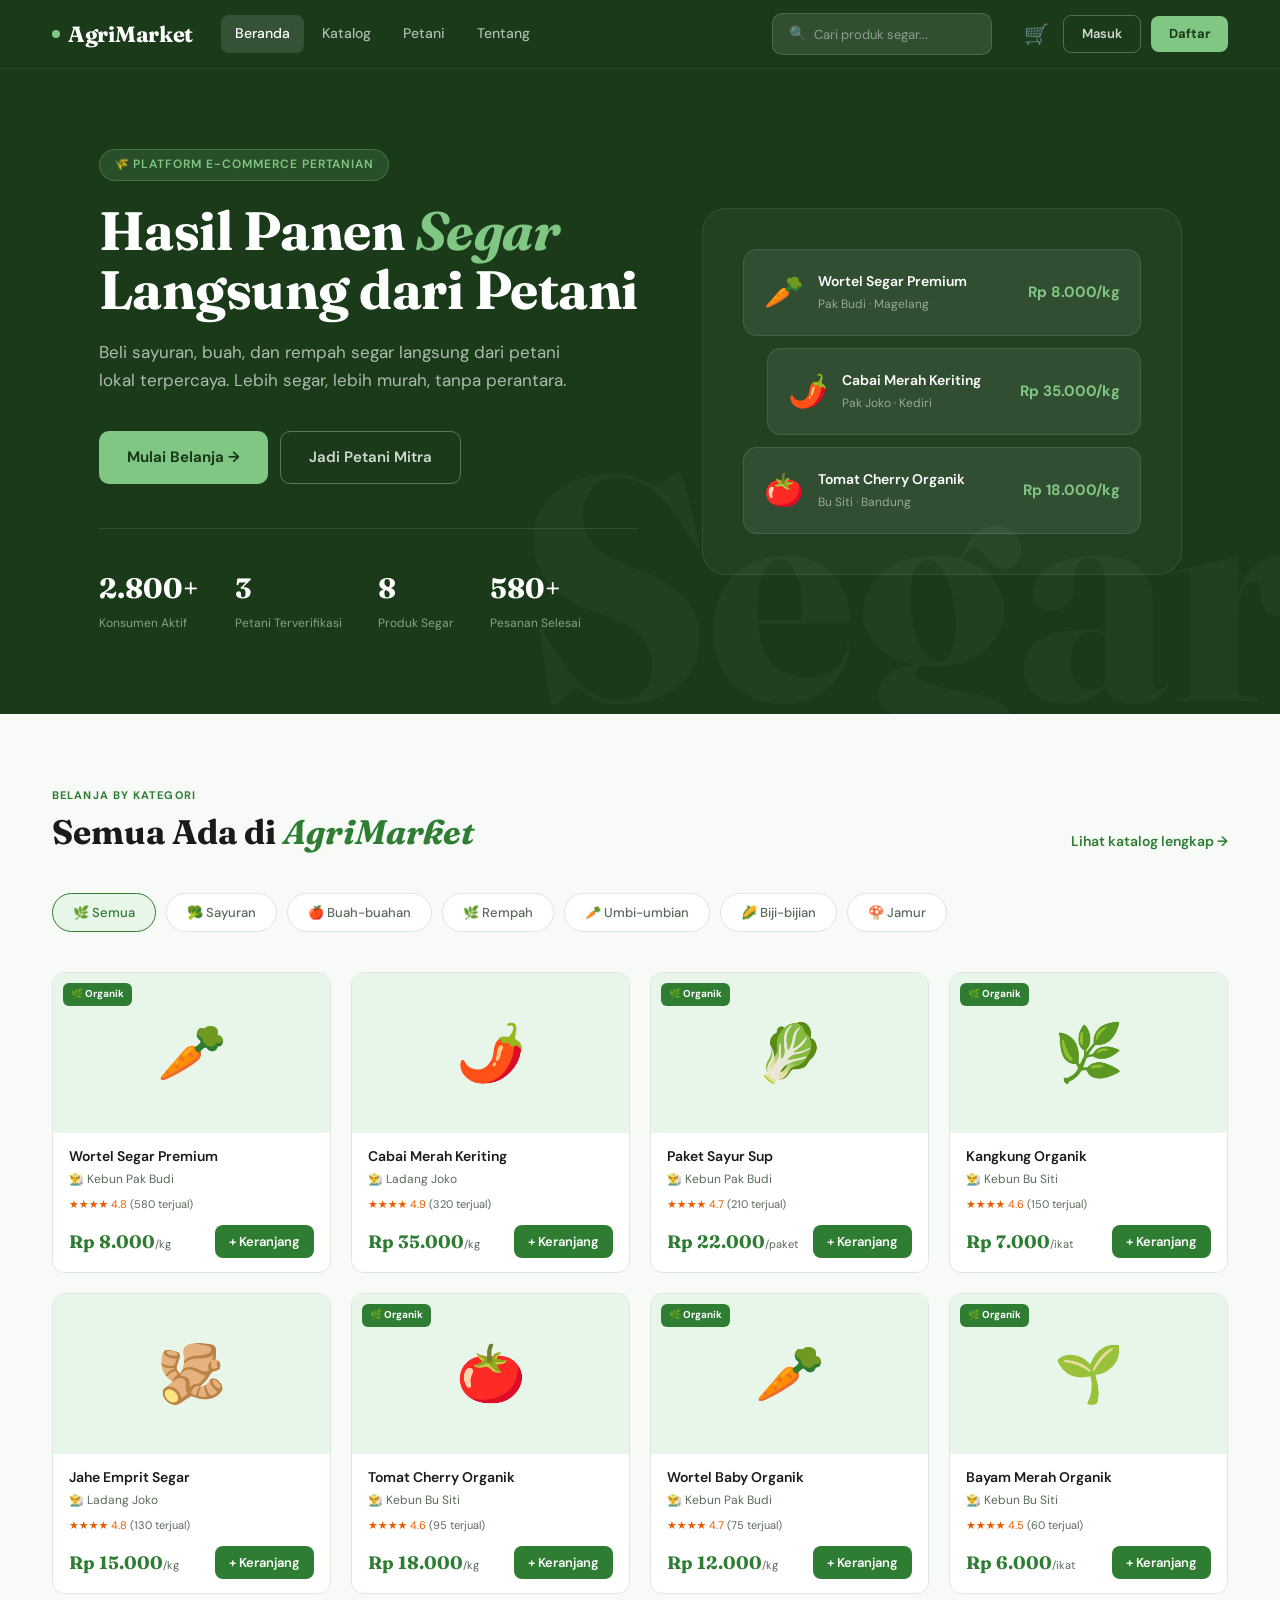
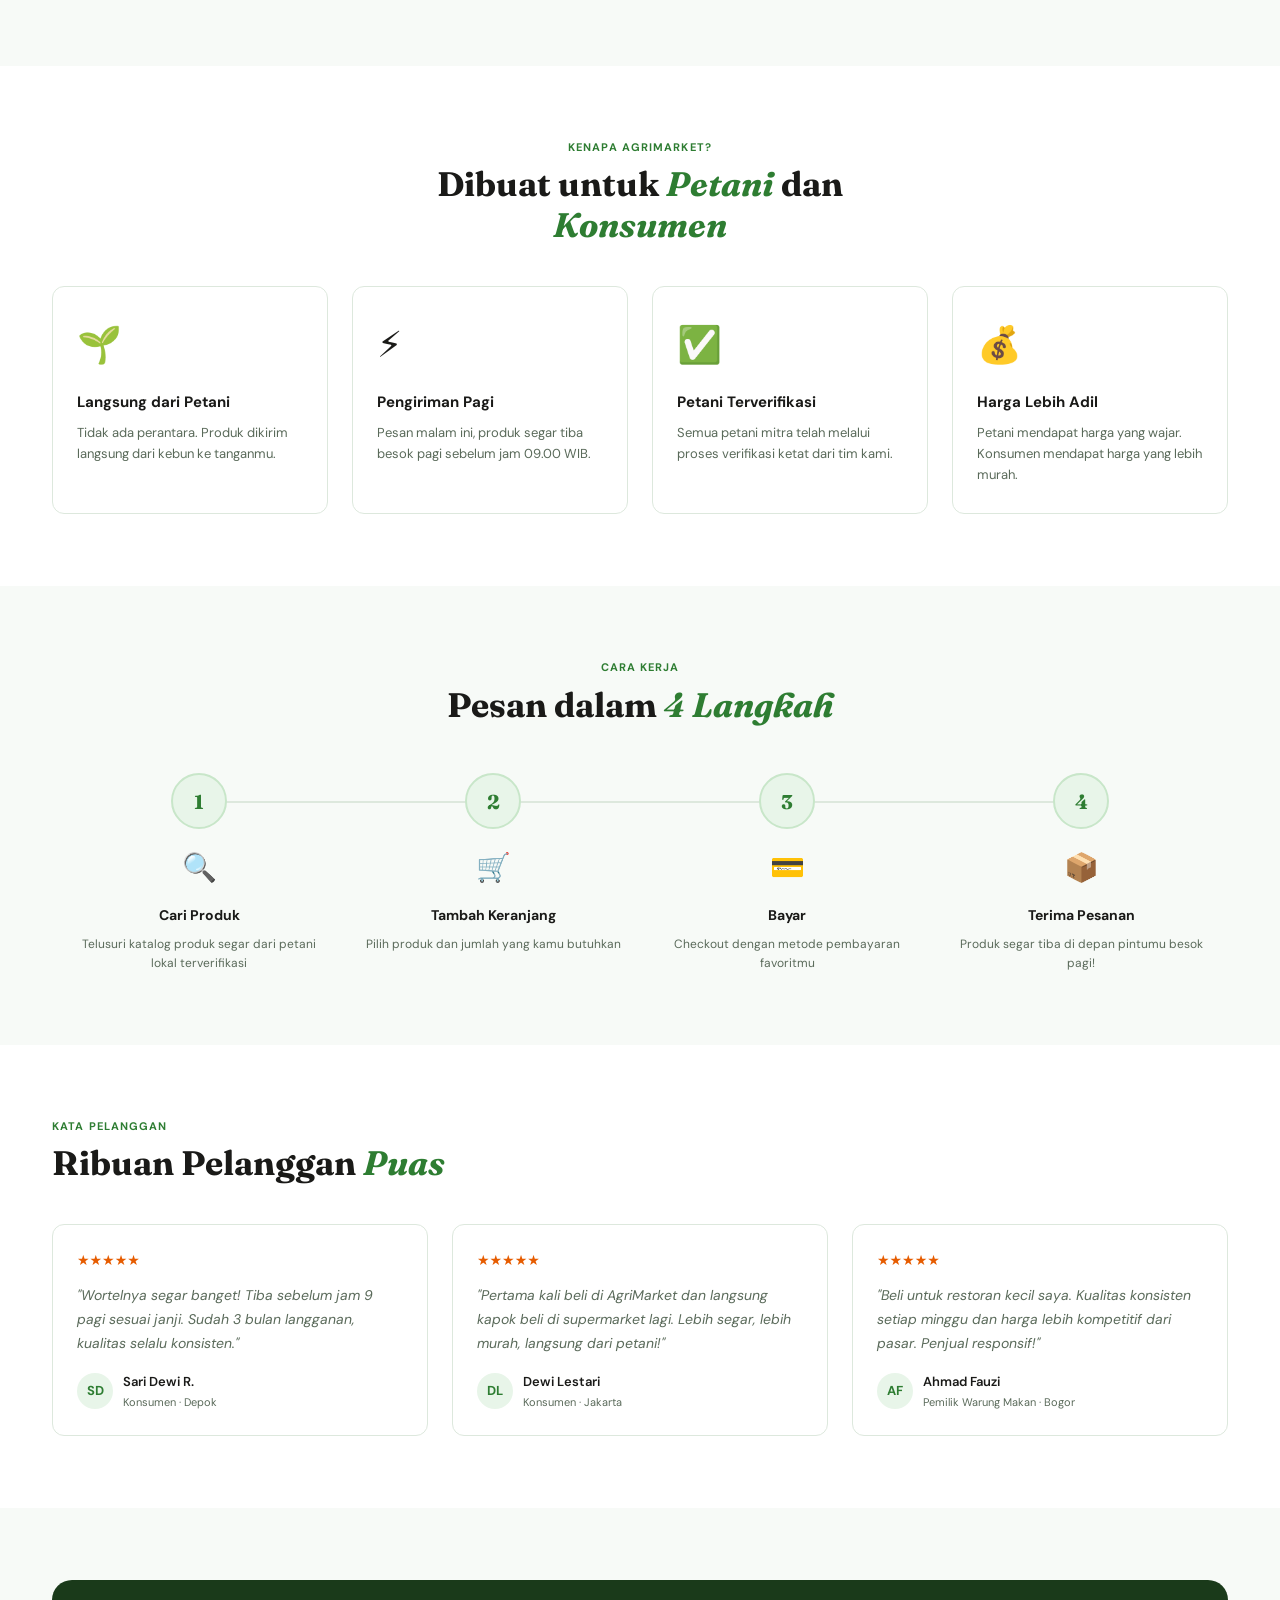
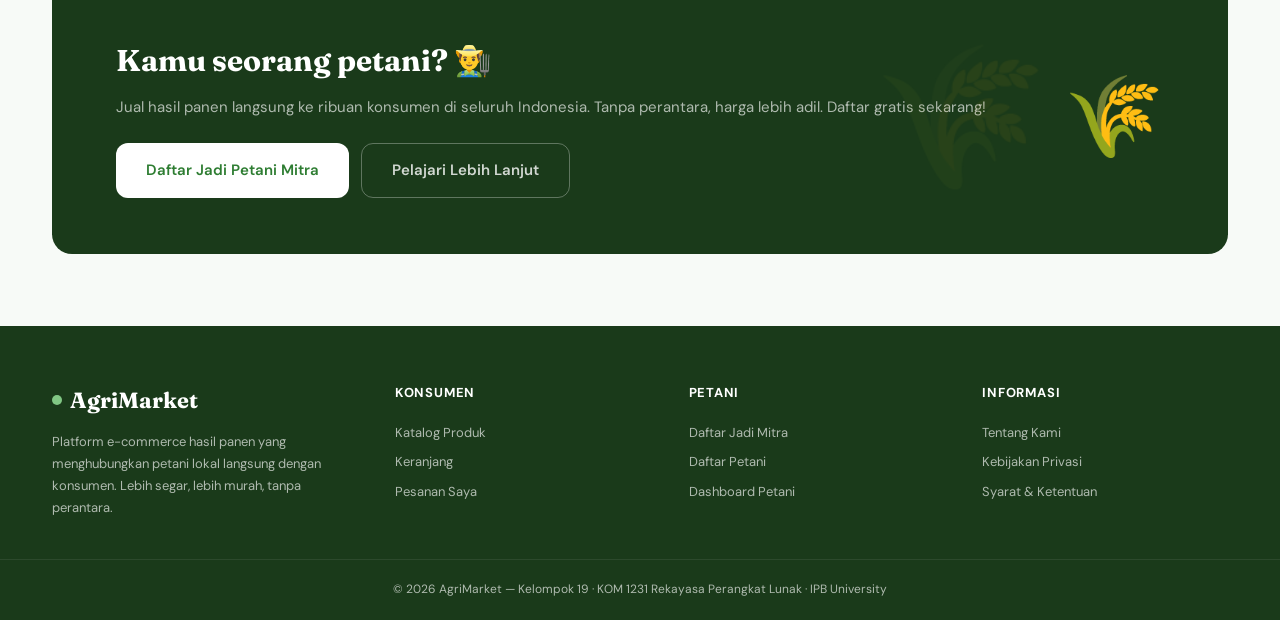
<file: index.html>
<!DOCTYPE html>
<html lang="id">
<head>
<meta charset="UTF-8">
<meta name="viewport" content="width=device-width, initial-scale=1.0">
<title>AgriMarket — Hasil Panen Segar Langsung dari Petani</title>
<link rel="stylesheet" href="css/style.css">
</head>
<body>

<div id="navbar"></div>

<!-- ── HERO ── -->
<section class="hero">
  <div class="hero-bg-text">Segar</div>
  <div class="hero-inner">
    <div>
      <div class="hero-pre">🌾 Platform E-Commerce Pertanian</div>
      <h1 class="hero-h">Hasil Panen <em>Segar</em><br>Langsung dari Petani</h1>
      <p class="hero-sub">Beli sayuran, buah, dan rempah segar langsung dari petani lokal terpercaya. Lebih segar, lebih murah, tanpa perantara.</p>
      <div class="hero-btns">
        <a href="pages/katalog.html" class="btn-hero-main">Mulai Belanja →</a>
        <a href="pages/register.html?role=petani" class="btn-hero-ghost">Jadi Petani Mitra</a>
      </div>
      <div class="hero-stats">
        <div class="hs"><div class="hs-num">2.800+</div><div class="hs-lbl">Konsumen Aktif</div></div>
        <div class="hs"><div class="hs-num">3</div><div class="hs-lbl">Petani Terverifikasi</div></div>
        <div class="hs"><div class="hs-num">8</div><div class="hs-lbl">Produk Segar</div></div>
        <div class="hs"><div class="hs-num">580+</div><div class="hs-lbl">Pesanan Selesai</div></div>
      </div>
    </div>
    <div class="hero-visual">
      <div class="hv-card">
        <div class="hv-icon">🥕</div>
        <div><div class="hv-name">Wortel Segar Premium</div><div class="hv-meta">Pak Budi · Magelang</div></div>
        <div class="hv-price">Rp 8.000/kg</div>
      </div>
      <div class="hv-card">
        <div class="hv-icon">🌶️</div>
        <div><div class="hv-name">Cabai Merah Keriting</div><div class="hv-meta">Pak Joko · Kediri</div></div>
        <div class="hv-price">Rp 35.000/kg</div>
      </div>
      <div class="hv-card">
        <div class="hv-icon">🍅</div>
        <div><div class="hv-name">Tomat Cherry Organik</div><div class="hv-meta">Bu Siti · Bandung</div></div>
        <div class="hv-price">Rp 18.000/kg</div>
      </div>
    </div>
  </div>
</section>

<!-- ── KATEGORI ── -->
<section class="section section-alt">
  <div class="container">
    <div class="sec-head sec-head-row">
      <div>
        <div class="sec-pre">Belanja by kategori</div>
        <h2 class="sec-title">Semua Ada di <em>AgriMarket</em></h2>
      </div>
      <a href="pages/katalog.html" class="sec-link">Lihat katalog lengkap →</a>
    </div>
    <div class="cat-strip" id="cat-strip"></div>
    <div class="prod-grid" id="produk-grid"></div>
  </div>
</section>

<!-- ── KENAPA AGRIMARKET ── -->
<section class="section">
  <div class="container">
    <div class="sec-head" style="text-align:center;max-width:540px;margin:0 auto 40px">
      <div class="sec-pre">Kenapa AgriMarket?</div>
      <h2 class="sec-title">Dibuat untuk <em>Petani</em> dan <em>Konsumen</em></h2>
    </div>
    <div class="why-grid">
      <div class="why-card fade-up">
        <div class="why-icon">🌱</div>
        <div class="why-title">Langsung dari Petani</div>
        <div class="why-desc">Tidak ada perantara. Produk dikirim langsung dari kebun ke tanganmu.</div>
      </div>
      <div class="why-card fade-up">
        <div class="why-icon">⚡</div>
        <div class="why-title">Pengiriman Pagi</div>
        <div class="why-desc">Pesan malam ini, produk segar tiba besok pagi sebelum jam 09.00 WIB.</div>
      </div>
      <div class="why-card fade-up">
        <div class="why-icon">✅</div>
        <div class="why-title">Petani Terverifikasi</div>
        <div class="why-desc">Semua petani mitra telah melalui proses verifikasi ketat dari tim kami.</div>
      </div>
      <div class="why-card fade-up">
        <div class="why-icon">💰</div>
        <div class="why-title">Harga Lebih Adil</div>
        <div class="why-desc">Petani mendapat harga yang wajar. Konsumen mendapat harga yang lebih murah.</div>
      </div>
    </div>
  </div>
</section>

<!-- ── CARA KERJA ── -->
<section class="section section-alt">
  <div class="container">
    <div class="sec-head" style="text-align:center;max-width:500px;margin:0 auto 48px">
      <div class="sec-pre">Cara Kerja</div>
      <h2 class="sec-title">Pesan dalam <em>4 Langkah</em></h2>
    </div>
    <div class="steps-grid">
      <div class="step">
        <div class="step-num">1</div>
        <div class="step-icon">🔍</div>
        <div class="step-title">Cari Produk</div>
        <div class="step-desc">Telusuri katalog produk segar dari petani lokal terverifikasi</div>
      </div>
      <div class="step">
        <div class="step-num">2</div>
        <div class="step-icon">🛒</div>
        <div class="step-title">Tambah Keranjang</div>
        <div class="step-desc">Pilih produk dan jumlah yang kamu butuhkan</div>
      </div>
      <div class="step">
        <div class="step-num">3</div>
        <div class="step-icon">💳</div>
        <div class="step-title">Bayar</div>
        <div class="step-desc">Checkout dengan metode pembayaran favoritmu</div>
      </div>
      <div class="step">
        <div class="step-num">4</div>
        <div class="step-icon">📦</div>
        <div class="step-title">Terima Pesanan</div>
        <div class="step-desc">Produk segar tiba di depan pintumu besok pagi!</div>
      </div>
    </div>
  </div>
</section>

<!-- ── TESTIMONI ── -->
<section class="section">
  <div class="container">
    <div class="sec-head sec-head-row">
      <div>
        <div class="sec-pre">Kata Pelanggan</div>
        <h2 class="sec-title">Ribuan Pelanggan <em>Puas</em></h2>
      </div>
    </div>
    <div class="testi-grid">
      <div class="testi-card">
        <div class="testi-stars">★★★★★</div>
        <div class="testi-text">"Wortelnya segar banget! Tiba sebelum jam 9 pagi sesuai janji. Sudah 3 bulan langganan, kualitas selalu konsisten."</div>
        <div class="testi-author">
          <div class="testi-av">SD</div>
          <div><div class="testi-name">Sari Dewi R.</div><div class="testi-role">Konsumen · Depok</div></div>
        </div>
      </div>
      <div class="testi-card">
        <div class="testi-stars">★★★★★</div>
        <div class="testi-text">"Pertama kali beli di AgriMarket dan langsung kapok beli di supermarket lagi. Lebih segar, lebih murah, langsung dari petani!"</div>
        <div class="testi-author">
          <div class="testi-av">DL</div>
          <div><div class="testi-name">Dewi Lestari</div><div class="testi-role">Konsumen · Jakarta</div></div>
        </div>
      </div>
      <div class="testi-card">
        <div class="testi-stars">★★★★★</div>
        <div class="testi-text">"Beli untuk restoran kecil saya. Kualitas konsisten setiap minggu dan harga lebih kompetitif dari pasar. Penjual responsif!"</div>
        <div class="testi-author">
          <div class="testi-av">AF</div>
          <div><div class="testi-name">Ahmad Fauzi</div><div class="testi-role">Pemilik Warung Makan · Bogor</div></div>
        </div>
      </div>
    </div>
  </div>
</section>

<!-- ── BANNER JOIN ── -->
<section class="section section-alt">
  <div class="container">
    <div class="banner-join">
      <div>
        <h2>Kamu seorang petani? 👨‍🌾</h2>
        <p>Jual hasil panen langsung ke ribuan konsumen di seluruh Indonesia. Tanpa perantara, harga lebih adil. Daftar gratis sekarang!</p>
        <div class="banner-join-btns">
          <a href="pages/register.html?role=petani" class="btn btn-white btn-lg">Daftar Jadi Petani Mitra</a>
          <a href="pages/tentang.html" class="btn btn-ghost btn-lg" style="color:rgba(255,255,255,.8);border:1.5px solid rgba(255,255,255,.3);background:transparent">Pelajari Lebih Lanjut</a>
        </div>
      </div>
      <div class="banner-visual">🌾</div>
    </div>
  </div>
</section>

<div id="footer"></div>

<script src="js/app.js"></script>
<script src="js/components.js"></script>
<script>
  initComponents('');

  // Render kategori chips
  const catStrip = document.getElementById('cat-strip');
  catStrip.innerHTML = `<a href="pages/katalog.html" class="cat-chip active">🌿 Semua</a>` +
    DATA.kategoris.map(k => `<a href="pages/katalog.html?kat=${k.slug}" class="cat-chip">${k.icon} ${k.nama}</a>`).join('');

  // Render 8 produk terpopuler
  const grid = document.getElementById('produk-grid');
  const topProduk = [...DATA.produk].sort((a,b) => b.terjual - a.terjual).slice(0, 8);
  grid.innerHTML = topProduk.map(produkCard).join('');
</script>
</body>
</html>
</file>
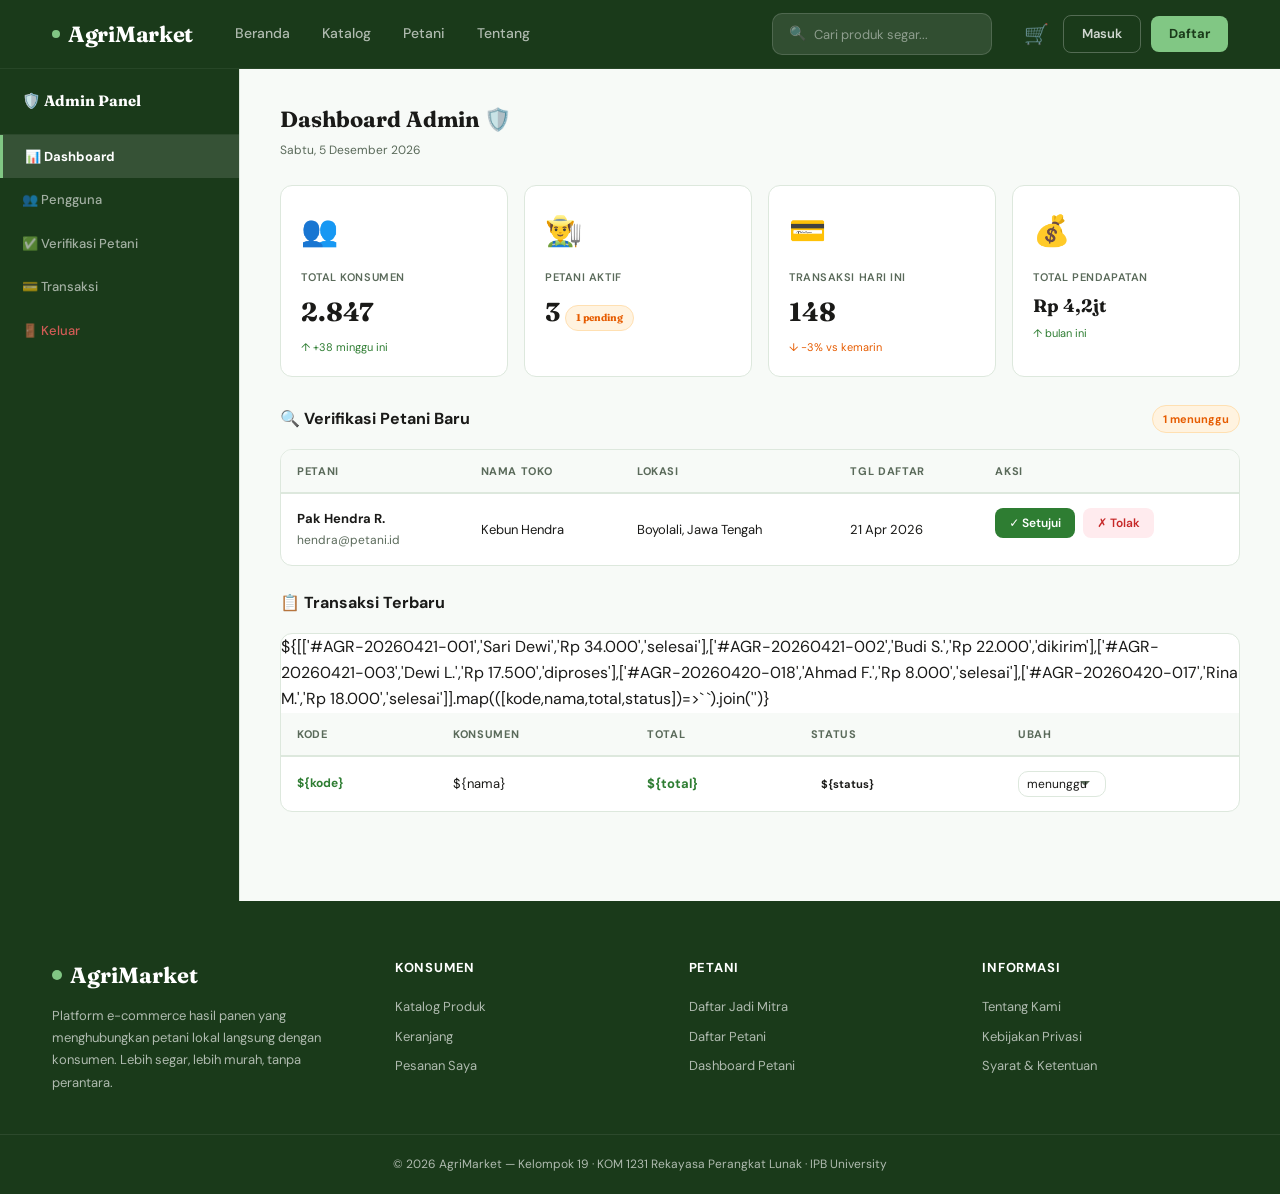
<file: pages/dashboard-admin.html>
<!DOCTYPE html>
<html lang="id">
<head><meta charset="UTF-8"><meta name="viewport" content="width=device-width,initial-scale=1.0"><title>Dashboard Admin — AgriMarket</title><link rel="stylesheet" href="../css/style.css"></head>
<body>
<div id="navbar"></div>
<div class="dash-wrap">
  <div class="sidebar admin-sb">
    <div class="asb-logo">🛡️ Admin Panel</div>
    <a href="dashboard-admin.html" class="asb-item active">📊 Dashboard</a>
    <a href="#pengguna"            class="asb-item">👥 Pengguna</a>
    <a href="#verifikasi"          class="asb-item">✅ Verifikasi Petani</a>
    <a href="#transaksi"           class="asb-item">💳 Transaksi</a>
    <a href="login.html"           class="asb-item" style="color:rgba(255,100,100,.8)">🚪 Keluar</a>
  </div>
  <div class="dash-main">
    <h1 style="font-family:var(--font-head);font-size:22px;font-weight:700;margin-bottom:4px">Dashboard Admin 🛡️</h1>
    <p class="text-muted text-sm mb-24" id="tgl"></p>

    <div class="stat-grid">
      <div class="stat-card"><div class="stat-icon">👥</div><div class="stat-label">Total Konsumen</div><div class="stat-val">2.847</div><div class="stat-sub stat-up">↑ +38 minggu ini</div></div>
      <div class="stat-card"><div class="stat-icon">👨‍🌾</div><div class="stat-label">Petani Aktif</div><div class="stat-val">3 <span class="badge badge-amber" style="font-size:10px">1 pending</span></div></div>
      <div class="stat-card"><div class="stat-icon">💳</div><div class="stat-label">Transaksi Hari Ini</div><div class="stat-val">148</div><div class="stat-sub stat-warn">↓ −3% vs kemarin</div></div>
      <div class="stat-card"><div class="stat-icon">💰</div><div class="stat-label">Total Pendapatan</div><div class="stat-val" style="font-size:18px">Rp 4,2jt</div><div class="stat-sub stat-up">↑ bulan ini</div></div>
    </div>

    <!-- Verifikasi -->
    <div class="flex-between mb-16" id="verifikasi">
      <h2 style="font-size:16px;font-weight:700">🔍 Verifikasi Petani Baru</h2>
      <span class="badge badge-amber">1 menunggu</span>
    </div>
    <div class="card mb-24" style="overflow:hidden">
      <table class="tbl">
        <thead><tr><th>Petani</th><th>Nama Toko</th><th>Lokasi</th><th>Tgl Daftar</th><th>Aksi</th></tr></thead>
        <tbody>
          <tr>
            <td><strong>Pak Hendra R.</strong><br><span class="text-muted text-sm">hendra@petani.id</span></td>
            <td>Kebun Hendra</td>
            <td>Boyolali, Jawa Tengah</td>
            <td>21 Apr 2026</td>
            <td style="display:flex;gap:8px">
              <button class="btn btn-green btn-sm" onclick="showToast('Petani Hendra diverifikasi! ✅')">✓ Setujui</button>
              <button class="btn btn-sm" style="background:#FFEBEE;color:var(--red);border:none" onclick="showToast('Akun ditolak.')">✗ Tolak</button>
            </td>
          </tr>
        </tbody>
      </table>
    </div>

    <!-- Transaksi -->
    <h2 style="font-size:16px;font-weight:700;margin-bottom:16px" id="transaksi">📋 Transaksi Terbaru</h2>
    <div class="card" style="overflow:hidden">
      <table class="tbl">
        <thead><tr><th>Kode</th><th>Konsumen</th><th>Total</th><th>Status</th><th>Ubah</th></tr></thead>
        <tbody>
          ${[['#AGR-20260421-001','Sari Dewi','Rp 34.000','selesai'],['#AGR-20260421-002','Budi S.','Rp 22.000','dikirim'],['#AGR-20260421-003','Dewi L.','Rp 17.500','diproses'],['#AGR-20260420-018','Ahmad F.','Rp 8.000','selesai'],['#AGR-20260420-017','Rina M.','Rp 18.000','selesai']].map(([kode,nama,total,status])=>`
          <tr>
            <td style="font-size:12px;font-weight:700;color:var(--g700)">${kode}</td>
            <td>${nama}</td>
            <td style="font-weight:700;color:var(--g700)">${total}</td>
            <td><span class="badge ${status==='selesai'?'badge-green':status==='dikirim'?'badge-navy':'badge-amber'}">${status}</span></td>
            <td>
              <select class="form-input form-select" style="width:auto;padding:4px 8px;font-size:12px" onchange="showToast('Status diperbarui!')">
                <option ${status==='menunggu'?'selected':''}>menunggu</option>
                <option ${status==='dikonfirmasi'?'selected':''}>dikonfirmasi</option>
                <option ${status==='dikirim'?'selected':''}>dikirim</option>
                <option ${status==='selesai'?'selected':''}>selesai</option>
              </select>
            </td>
          </tr>`).join('')}
        </tbody>
      </table>
    </div>
  </div>
</div>
<div id="footer"></div>
<script src="../js/app.js"></script><script src="../js/components.js"></script>
<script>
  initComponents('../');
  document.getElementById('tgl').textContent = new Date().toLocaleDateString('id-ID',{weekday:'long',year:'numeric',month:'long',day:'numeric'});
</script>
</body></html>
</file>
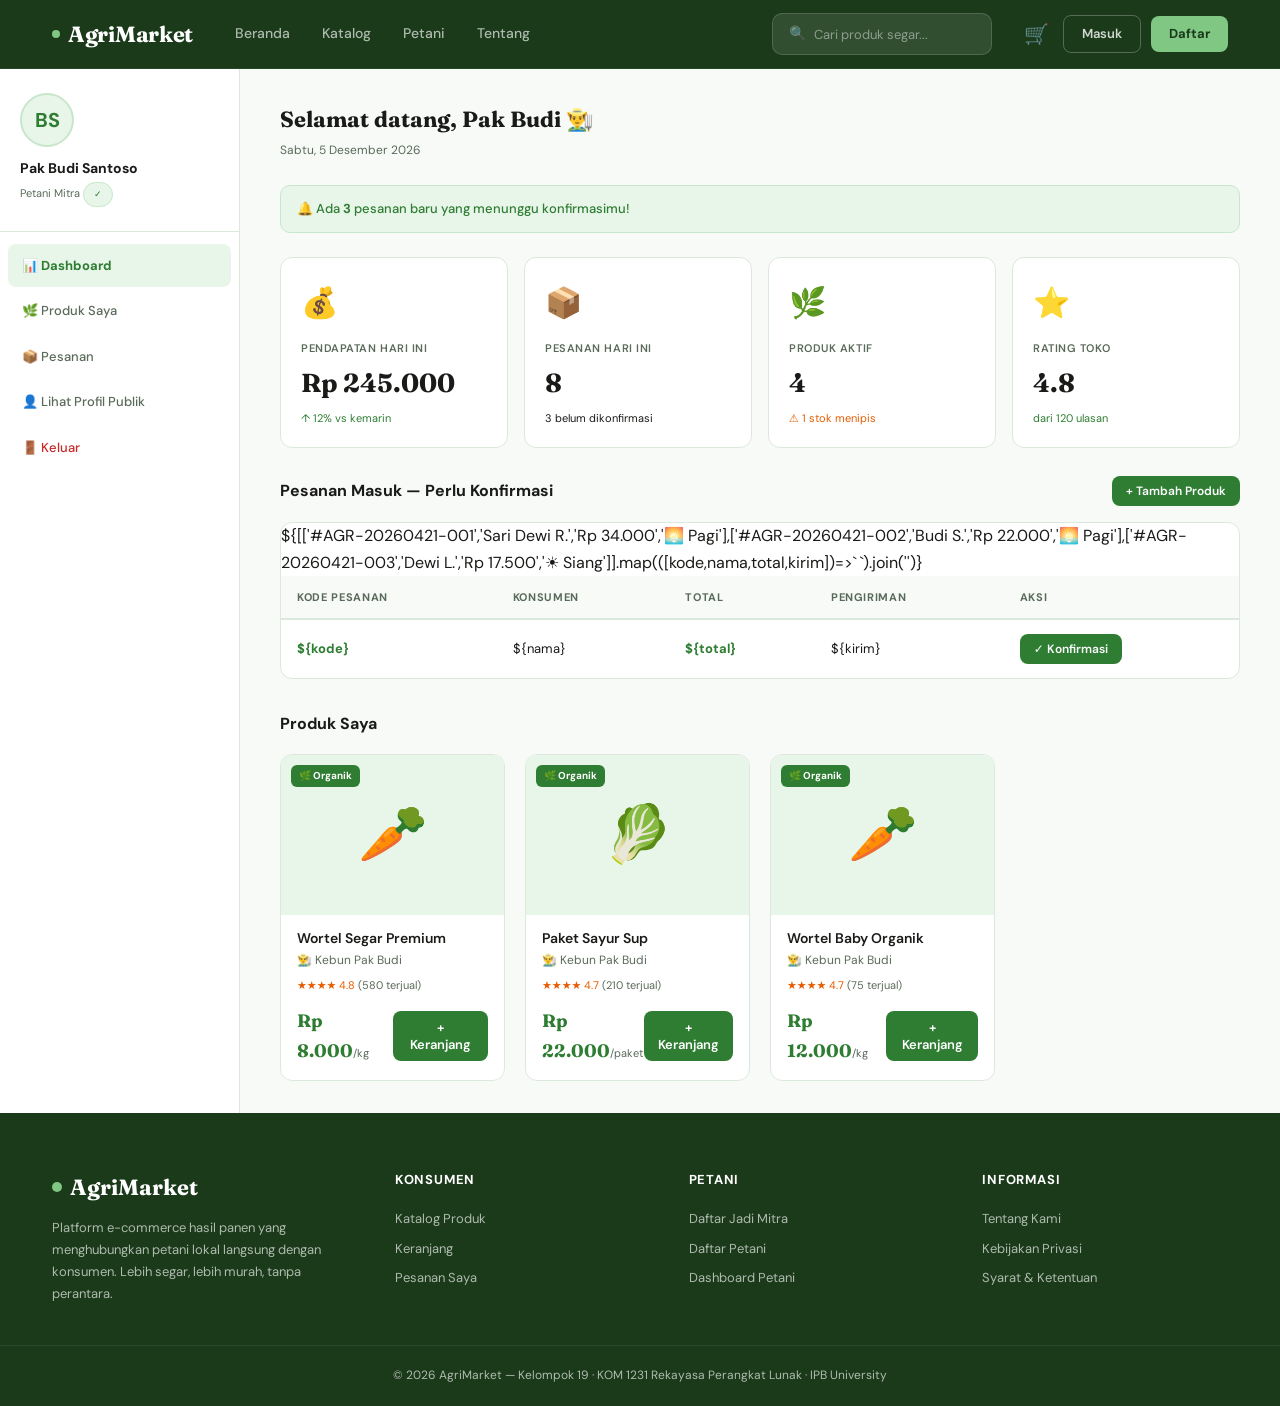
<file: pages/dashboard-petani.html>
<!DOCTYPE html>
<html lang="id">
<head><meta charset="UTF-8"><meta name="viewport" content="width=device-width,initial-scale=1.0"><title>Dashboard Petani — AgriMarket</title><link rel="stylesheet" href="../css/style.css"></head>
<body>
<div id="navbar"></div>
<div class="dash-wrap">
  <div class="sidebar">
    <div class="sb-profile">
      <div class="sb-av">BS</div>
      <div class="sb-name">Pak Budi Santoso</div>
      <div class="sb-role">Petani Mitra <span class="badge badge-green" style="font-size:9px">✓</span></div>
    </div>
    <nav class="sb-nav">
      <a href="dashboard-petani.html" class="sb-item active">📊 Dashboard</a>
      <a href="#produk"               class="sb-item">🌿 Produk Saya</a>
      <a href="#pesanan"              class="sb-item">📦 Pesanan</a>
      <a href="profil-petani.html?id=1" class="sb-item">👤 Lihat Profil Publik</a>
      <a href="login.html"            class="sb-item" style="color:var(--red)">🚪 Keluar</a>
    </nav>
  </div>
  <div class="dash-main">
    <h1 style="font-family:var(--font-head);font-size:22px;font-weight:700;margin-bottom:4px">Selamat datang, Pak Budi 👨‍🌾</h1>
    <p class="text-muted text-sm mb-24" id="tgl"></p>

    <div style="background:var(--g50);border:1px solid var(--g100);border-radius:10px;padding:12px 16px;margin-bottom:24px;font-size:13px;color:var(--g700);font-weight:500">
      🔔 Ada <strong>3</strong> pesanan baru yang menunggu konfirmasimu!
    </div>

    <div class="stat-grid">
      <div class="stat-card"><div class="stat-icon">💰</div><div class="stat-label">Pendapatan Hari Ini</div><div class="stat-val">Rp 245.000</div><div class="stat-sub stat-up">↑ 12% vs kemarin</div></div>
      <div class="stat-card"><div class="stat-icon">📦</div><div class="stat-label">Pesanan Hari Ini</div><div class="stat-val">8</div><div class="stat-sub">3 belum dikonfirmasi</div></div>
      <div class="stat-card"><div class="stat-icon">🌿</div><div class="stat-label">Produk Aktif</div><div class="stat-val">4</div><div class="stat-sub stat-warn">⚠ 1 stok menipis</div></div>
      <div class="stat-card"><div class="stat-icon">⭐</div><div class="stat-label">Rating Toko</div><div class="stat-val">4.8</div><div class="stat-sub stat-up">dari 120 ulasan</div></div>
    </div>

    <div class="flex-between mb-16" id="pesanan">
      <h2 style="font-size:16px;font-weight:700">Pesanan Masuk — Perlu Konfirmasi</h2>
      <button class="btn btn-green btn-sm" onclick="showToast('Fitur tambah produk tersedia di versi PHP!')">+ Tambah Produk</button>
    </div>
    <div class="card" style="overflow:hidden;margin-bottom:32px">
      <table class="tbl">
        <thead><tr><th>Kode Pesanan</th><th>Konsumen</th><th>Total</th><th>Pengiriman</th><th>Aksi</th></tr></thead>
        <tbody>
          ${[['#AGR-20260421-001','Sari Dewi R.','Rp 34.000','🌅 Pagi'],['#AGR-20260421-002','Budi S.','Rp 22.000','🌅 Pagi'],['#AGR-20260421-003','Dewi L.','Rp 17.500','☀️ Siang']].map(([kode,nama,total,kirim])=>`
          <tr>
            <td><strong style="color:var(--g700)">${kode}</strong></td>
            <td>${nama}</td>
            <td style="font-weight:700;color:var(--g700)">${total}</td>
            <td>${kirim}</td>
            <td><button class="btn btn-green btn-sm" onclick="showToast('Pesanan ${kode} dikonfirmasi! ✅')">✓ Konfirmasi</button></td>
          </tr>`).join('')}
        </tbody>
      </table>
    </div>

    <h2 style="font-size:16px;font-weight:700;margin-bottom:16px" id="produk">Produk Saya</h2>
    <div class="prod-grid" id="produk-grid"></div>
  </div>
</div>
<div id="footer"></div>
<script src="../js/app.js"></script><script src="../js/components.js"></script>
<script>
  initComponents('../');
  document.getElementById('tgl').textContent = new Date().toLocaleDateString('id-ID',{weekday:'long',year:'numeric',month:'long',day:'numeric'});
  const myProduk = DATA.produk.filter(p => p.petani_id === 1);
  document.getElementById('produk-grid').innerHTML = myProduk.map(produkCard).join('');
</script>
</body></html>
</file>
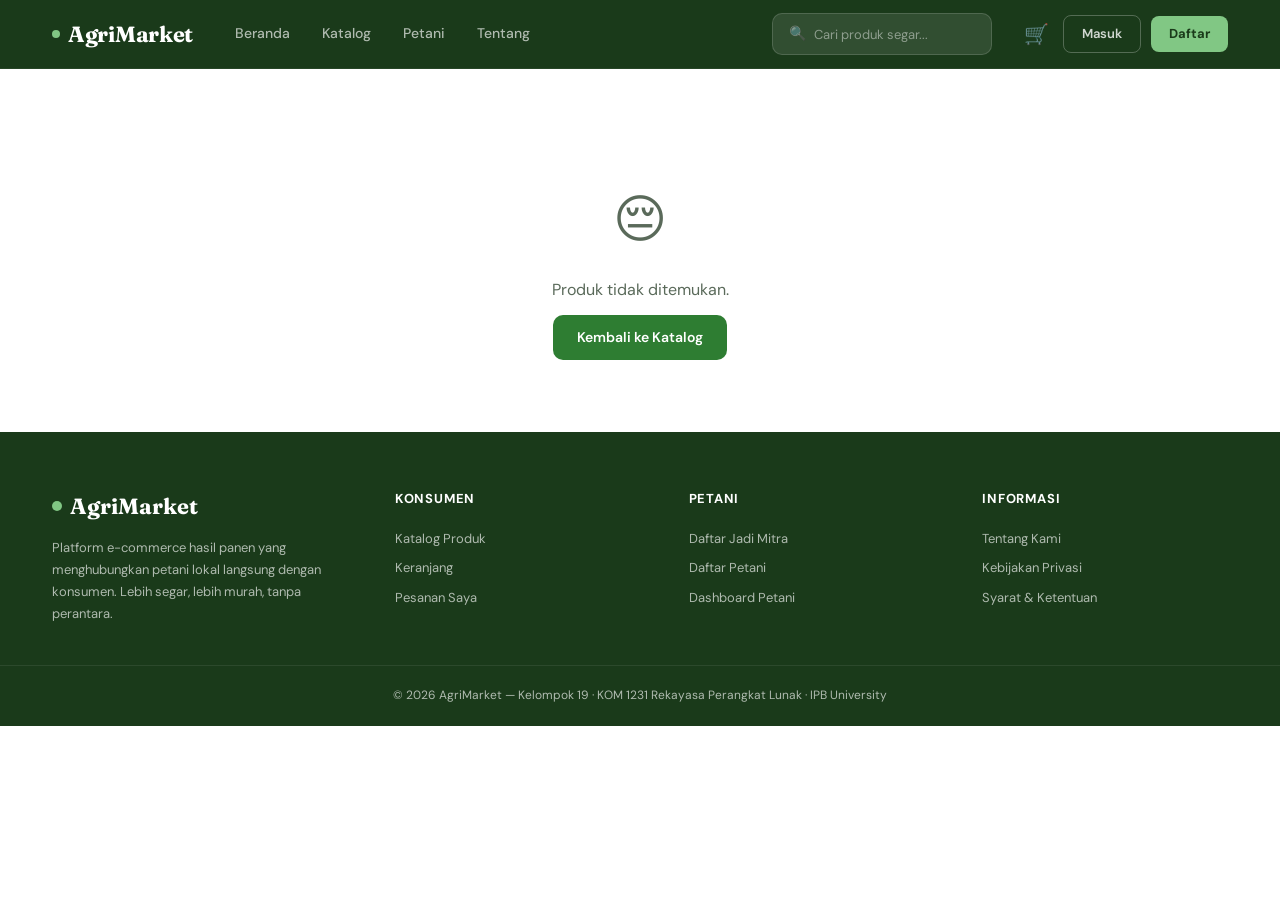
<file: pages/detail.html>
<!DOCTYPE html>
<html lang="id">
<head>
<meta charset="UTF-8">
<meta name="viewport" content="width=device-width, initial-scale=1.0">
<title>Detail Produk — AgriMarket</title>
<link rel="stylesheet" href="../css/style.css">
</head>
<body>
<div id="navbar"></div>

<div class="container">
  <div id="breadcrumb" class="breadcrumb"></div>
  <div id="content"></div>
</div>

<div id="footer"></div>
<script src="../js/app.js"></script>
<script src="../js/components.js"></script>
<script>
  initComponents('../');

  const id = parseInt(new URLSearchParams(window.location.search).get('id'));
  const p  = DATA.produk.find(p => p.id === id);

  if (!p) {
    document.getElementById('content').innerHTML = `<div class="empty-state"><div class="icon">😔</div><p>Produk tidak ditemukan.</p><a href="katalog.html" class="btn btn-green mt-12">Kembali ke Katalog</a></div>`;
  } else {
    const petani  = DATA.petanis.find(pt => pt.id === p.petani_id);
    const kategori= DATA.kategoris.find(k => k.id === p.kat_id);
    const reviews = DATA.ulasan.filter(u => u.produk_id === p.id);

    document.title = `${p.nama} — AgriMarket`;
    document.getElementById('breadcrumb').innerHTML =
      `<a href="../index.html">Beranda</a><span class="sep">/</span>
       <a href="katalog.html">Katalog</a><span class="sep">/</span>
       <span style="color:var(--txt)">${p.nama}</span>`;

    document.getElementById('content').innerHTML = `
    <div class="detail-layout" style="padding:32px 0 48px">
      <!-- Galeri -->
      <div class="d-gallery">
        <div class="d-main" id="d-main">${p.icon}</div>
        <div class="d-thumbs">
          <div class="d-thumb active" onclick="document.getElementById('d-main').textContent='${p.icon}'">${p.icon}</div>
          <div class="d-thumb" style="background:#FFF8E1" onclick="">📦</div>
          <div class="d-thumb" style="background:#E3F2FD" onclick="">🚚</div>
        </div>
        ${p.organik ? `<div style="background:var(--g50);border:1px solid var(--g100);border-radius:12px;padding:14px;margin-top:4px;display:flex;gap:8px;flex-wrap:wrap">
          <span class="tag">🌿 Organik</span><span class="tag">📅 Dipanen hari ini</span><span class="tag">🚚 Kirim besok pagi</span>
        </div>` : ''}
      </div>

      <!-- Info -->
      <div>
        <div style="display:flex;align-items:center;gap:10px;margin-bottom:12px">
          <span class="tag">${kategori ? kategori.icon+' '+kategori.nama : ''}</span>
          ${p.organik ? '<span class="badge badge-green">🌿 Organik</span>' : ''}
        </div>
        <h1 style="font-family:var(--font-head);font-size:30px;font-weight:700;margin-bottom:8px;line-height:1.2">${p.nama}</h1>
        <div style="display:flex;align-items:center;gap:14px;margin-bottom:14px">
          <span style="color:var(--amber);font-size:14px">${bintang(p.rating)} ${p.rating.toFixed(1)}</span>
          <span class="text-muted text-sm">${p.terjual} terjual</span>
          ${p.stok <= 5 ? '<span class="badge badge-red">⚠ Stok menipis!</span>' : ''}
        </div>
        <div style="font-family:var(--font-head);font-size:34px;font-weight:700;color:var(--g700);margin-bottom:20px">
          ${rupiah(p.harga)} <span style="font-family:var(--font-body);font-size:15px;font-weight:400;color:var(--muted)">/ ${p.satuan}</span>
        </div>
        <hr class="divider">
        <p class="text-muted" style="font-size:14px;line-height:1.8;margin-bottom:20px">${p.desk}</p>
        <div class="text-muted text-sm mb-20">📦 Stok tersedia: <strong style="color:var(--txt)">${p.stok} ${p.satuan}</strong></div>

        <!-- Petani -->
        <div style="background:var(--surf);border-radius:12px;border:1.5px solid var(--border);padding:16px;display:flex;align-items:center;gap:16px;margin-bottom:24px">
          <a href="profil-petani.html?id=${petani ? petani.id : 1}">
            <div style="width:48px;height:48px;border-radius:50%;background:var(--g50);color:var(--g700);font-size:16px;font-weight:700;display:flex;align-items:center;justify-content:center;border:2px solid var(--g100);flex-shrink:0">
              ${petani ? petani.nama.charAt(0) : 'P'}
            </div>
          </a>
          <div style="flex:1">
            <div style="font-size:14px;font-weight:700;margin-bottom:3px">
              ${petani ? petani.toko : '-'}
              <span class="badge badge-green" style="font-size:10px;margin-left:6px">✓ Terverifikasi</span>
            </div>
            <div class="text-muted text-sm">📍 ${petani ? petani.lokasi : '-'} · ★ ${petani ? petani.rating.toFixed(1) : '-'}</div>
          </div>
          <a href="profil-petani.html?id=${petani ? petani.id : 1}" class="btn btn-outline btn-sm">Lihat Toko</a>
        </div>

        <!-- Qty + CTA -->
        <div style="display:flex;align-items:center;gap:14px;margin-bottom:20px">
          <span class="text-muted text-sm font-bold">Jumlah:</span>
          <div class="qty-row">
            <button class="qty-btn" onclick="adjQty(-1)">−</button>
            <span class="qty-val" id="qty-val">1</span>
            <button class="qty-btn" onclick="adjQty(1)">+</button>
          </div>
          <span class="text-muted text-sm">Stok: ${p.stok}</span>
        </div>
        <div style="display:flex;gap:14px">
          <button onclick="doAddCart()" class="btn btn-outline btn-lg" style="flex:1">🛒 Tambah Keranjang</button>
          <a href="keranjang.html" onclick="doAddCart()" class="btn btn-green btn-lg" style="flex:1;justify-content:center">⚡ Beli Sekarang</a>
        </div>
      </div>
    </div>

    <!-- Ulasan -->
    <div style="padding:32px 0;border-top:1.5px solid var(--border)">
      <h2 style="font-family:var(--font-head);font-size:24px;font-weight:700;margin-bottom:20px">Ulasan Pembeli (${reviews.length})</h2>
      ${reviews.length === 0
        ? '<p class="text-muted">Belum ada ulasan untuk produk ini.</p>'
        : `<div class="grid-2">${reviews.map(r => `
            <div class="card card-pad">
              <div class="flex-between mb-8">
                <strong>${r.user}</strong>
                <span style="color:var(--amber)">${bintang(r.rating)}</span>
              </div>
              <p class="text-muted" style="font-size:13px;line-height:1.6">${r.komentar}</p>
            </div>`).join('')}</div>`
      }
    </div>`;

    // Produk serupa
    const serupa = DATA.produk.filter(x => x.kat_id === p.kat_id && x.id !== p.id).slice(0, 4);
    if (serupa.length) {
      document.getElementById('content').innerHTML += `
        <div style="padding-bottom:56px">
          <h2 style="font-family:var(--font-head);font-size:22px;font-weight:700;margin-bottom:20px">Produk Serupa</h2>
          <div class="prod-grid">${serupa.map(produkCard).join('')}</div>
        </div>`;
    }
  }

  let qty = 1;
  function adjQty(d) {
    const maxStok = p ? p.stok : 99;
    qty = Math.max(1, Math.min(maxStok, qty + d));
    document.getElementById('qty-val').textContent = qty;
  }
  function doAddCart() { if (p) addToCart(p.id, qty); }
</script>
</body>
</html>
</file>
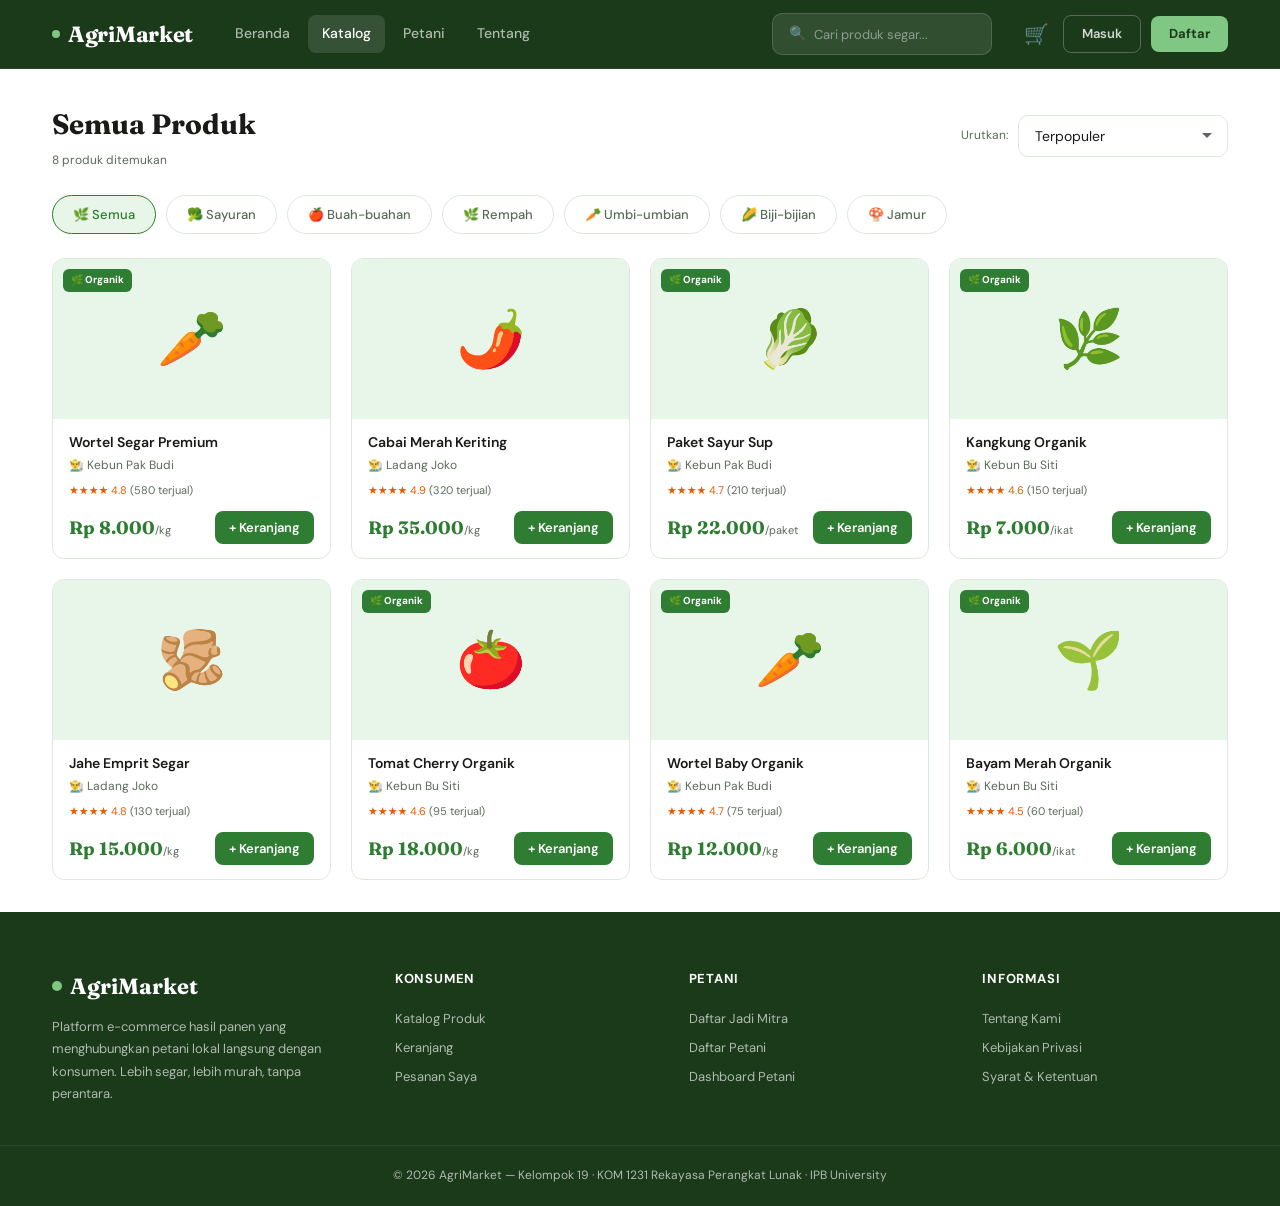
<file: pages/katalog.html>
<!DOCTYPE html>
<html lang="id">
<head>
<meta charset="UTF-8">
<meta name="viewport" content="width=device-width, initial-scale=1.0">
<title>Katalog Produk — AgriMarket</title>
<link rel="stylesheet" href="../css/style.css">
</head>
<body>
<div id="navbar"></div>

<div class="container">
  <div style="padding:32px 0">
    <!-- Top bar -->
    <div class="flex-between mb-24" style="flex-wrap:wrap;gap:16px">
      <div>
        <h1 id="page-title" style="font-family:var(--font-head);font-size:28px;font-weight:700;margin-bottom:4px">Semua Produk</h1>
        <p class="text-muted text-sm" id="result-count">Menampilkan semua produk</p>
      </div>
      <div style="display:flex;gap:10px;align-items:center">
        <label class="text-muted text-sm">Urutkan:</label>
        <select id="sort-sel" class="form-input form-select" style="width:auto" onchange="applyFilter()">
          <option value="populer">Terpopuler</option>
          <option value="terbaru">Terbaru</option>
          <option value="harga_asc">Harga: Rendah → Tinggi</option>
          <option value="harga_desc">Harga: Tinggi → Rendah</option>
        </select>
      </div>
    </div>

    <!-- Kategori -->
    <div class="cat-strip mb-24" id="cat-strip"></div>

    <!-- Grid -->
    <div class="prod-grid" id="prod-grid"></div>
  </div>
</div>

<div id="footer"></div>
<script src="../js/app.js"></script>
<script src="../js/components.js"></script>
<script>
  initComponents('../');

  function applyFilter() {
    const params = new URLSearchParams(window.location.search);
    const q    = params.get('q') || '';
    const kat  = params.get('kat') || '';
    const sort = document.getElementById('sort-sel').value;

    const hasil = filterProduk(q, kat, sort);

    // Update title
    let title = 'Semua Produk';
    if (q)   title = `Hasil pencarian: "${q}"`;
    else if (kat) {
      const k = DATA.kategoris.find(k => k.slug === kat);
      if (k) title = k.icon + ' ' + k.nama;
    }
    document.getElementById('page-title').textContent = title;
    document.getElementById('result-count').textContent = `${hasil.length} produk ditemukan`;

    // Render produk
    const grid = document.getElementById('prod-grid');
    if (hasil.length === 0) {
      grid.innerHTML = `<div class="empty-state" style="grid-column:1/-1"><div class="icon">🔍</div><p style="margin-bottom:16px">Produk tidak ditemukan.</p><a href="katalog.html" class="btn btn-outline">Lihat Semua</a></div>`;
    } else {
      grid.innerHTML = hasil.map(p => produkCard(p)).join('');
    }

    // Render kategori chips
    const katSlug = kat;
    document.getElementById('cat-strip').innerHTML =
      `<a href="katalog.html" class="cat-chip ${!katSlug?'active':''}">🌿 Semua</a>` +
      DATA.kategoris.map(k => `<a href="katalog.html?kat=${k.slug}" class="cat-chip ${katSlug===k.slug?'active':''}">${k.icon} ${k.nama}</a>`).join('');
  }

  applyFilter();
</script>
</body>
</html>
</file>
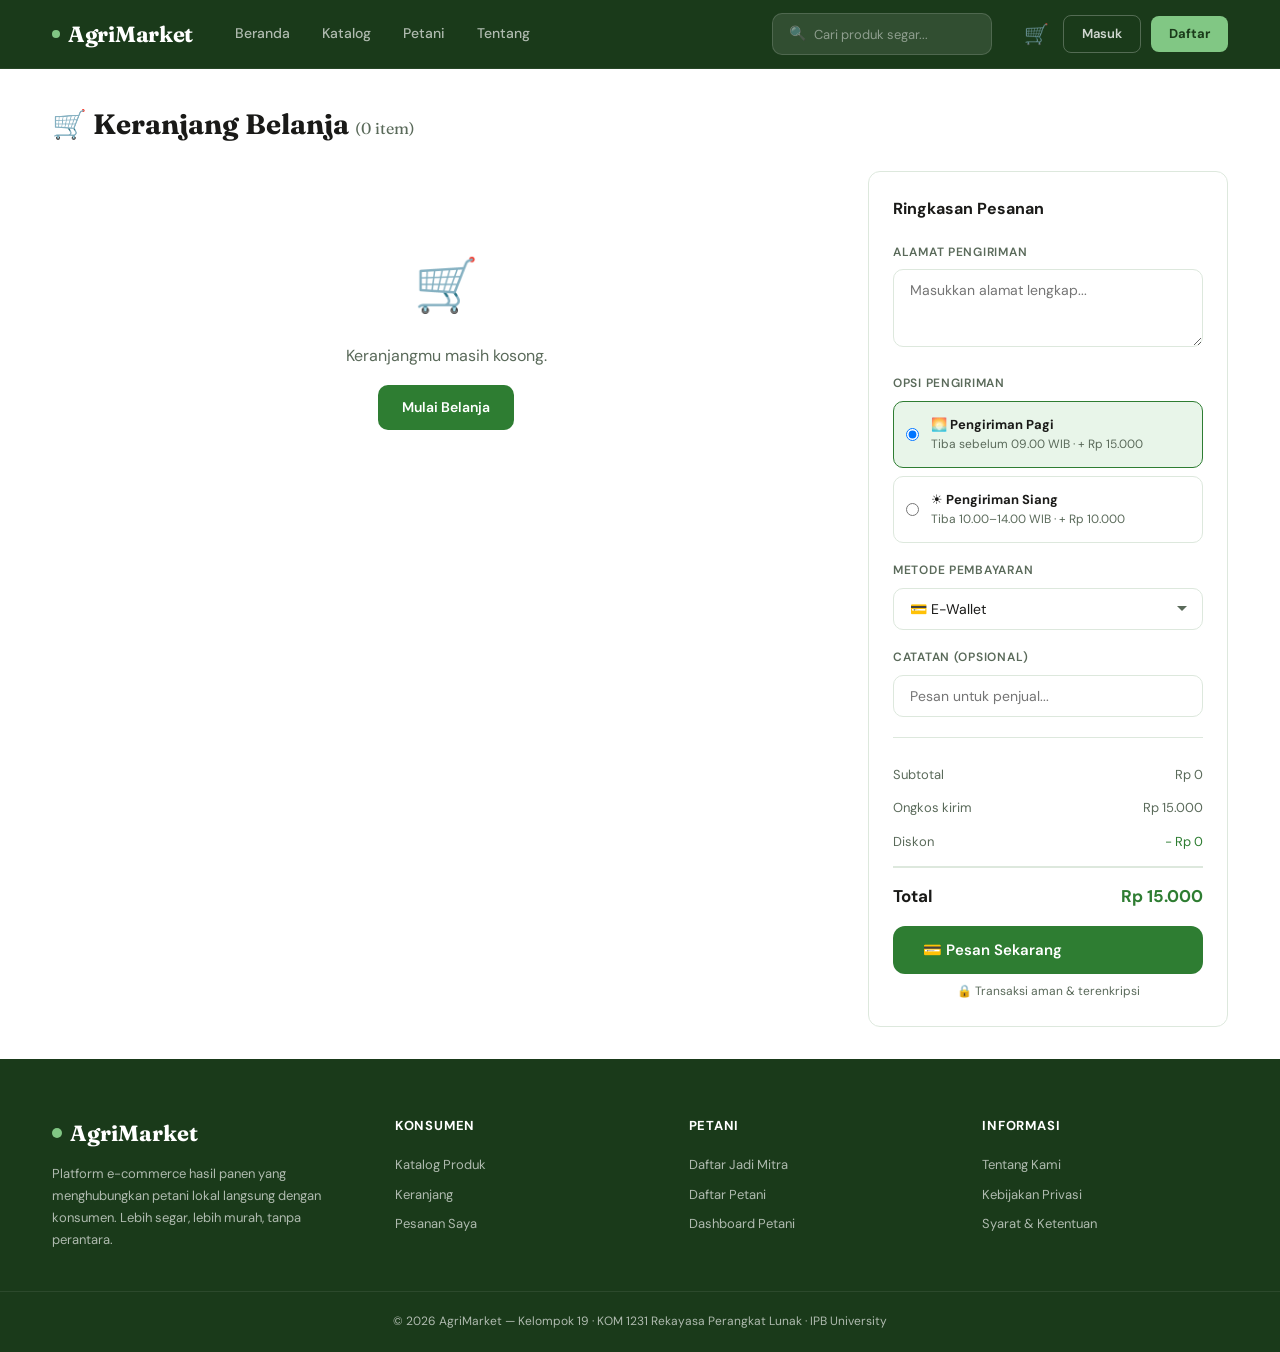
<file: pages/keranjang.html>
<!DOCTYPE html>
<html lang="id">
<head>
<meta charset="UTF-8">
<meta name="viewport" content="width=device-width, initial-scale=1.0">
<title>Keranjang Belanja — AgriMarket</title>
<link rel="stylesheet" href="../css/style.css">
</head>
<body>
<div id="navbar"></div>
<div class="container">
  <div style="padding:32px 0">
    <h1 style="font-family:var(--font-head);font-size:28px;font-weight:700;margin-bottom:24px">
      🛒 Keranjang Belanja <span class="text-muted" style="font-size:16px;font-weight:400" id="item-count"></span>
    </h1>
    <div class="cart-layout" id="cart-layout">
      <div id="cart-items"></div>
      <div class="sum-box" id="sum-box">
        <div style="font-size:16px;font-weight:700;margin-bottom:20px">Ringkasan Pesanan</div>
        <form onsubmit="checkout(event)">
          <div class="form-group">
            <label class="form-label">Alamat Pengiriman</label>
            <textarea class="form-input" name="alamat" rows="3" placeholder="Masukkan alamat lengkap..." required></textarea>
          </div>
          <div class="form-group">
            <label class="form-label">Opsi Pengiriman</label>
            <label class="ship-opt-label" style="display:flex;align-items:center;gap:12px;border:1.5px solid var(--g700);border-radius:10px;padding:12px;cursor:pointer;background:var(--g50);margin-bottom:8px">
              <input type="radio" name="pengiriman" value="pagi" checked onchange="updateOngkir(15000)">
              <div><div style="font-size:13px;font-weight:700">🌅 Pengiriman Pagi</div><div class="text-muted text-sm">Tiba sebelum 09.00 WIB · + Rp 15.000</div></div>
            </label>
            <label class="ship-opt-label" style="display:flex;align-items:center;gap:12px;border:1.5px solid var(--border);border-radius:10px;padding:12px;cursor:pointer">
              <input type="radio" name="pengiriman" value="siang" onchange="updateOngkir(10000)">
              <div><div style="font-size:13px;font-weight:700">☀️ Pengiriman Siang</div><div class="text-muted text-sm">Tiba 10.00–14.00 WIB · + Rp 10.000</div></div>
            </label>
          </div>
          <div class="form-group">
            <label class="form-label">Metode Pembayaran</label>
            <select class="form-input form-select" name="metode">
              <option>💳 E-Wallet</option>
              <option>🏦 Transfer Bank</option>
              <option>📱 QRIS</option>
              <option>💰 COD</option>
            </select>
          </div>
          <div class="form-group">
            <label class="form-label">Catatan (opsional)</label>
            <input class="form-input" type="text" placeholder="Pesan untuk penjual...">
          </div>
          <hr class="divider">
          <div class="sum-row"><span>Subtotal</span><span id="sum-sub">Rp 0</span></div>
          <div class="sum-row"><span>Ongkos kirim</span><span id="sum-ongkir">Rp 15.000</span></div>
          <div class="sum-row"><span>Diskon</span><span style="color:var(--g700)">− Rp 0</span></div>
          <div class="sum-total"><span>Total</span><span style="color:var(--g700)" id="sum-total">Rp 0</span></div>
          <button type="submit" class="btn btn-green w-full btn-lg mt-16">💳 Pesan Sekarang</button>
          <div class="text-center mt-8 text-sm text-muted">🔒 Transaksi aman & terenkripsi</div>
        </form>
      </div>
    </div>
  </div>
</div>
<div id="footer"></div>
<script src="../js/app.js"></script>
<script src="../js/components.js"></script>
<script>
  initComponents('../');
  document.getElementById('item-count').textContent = `(${cart.length} item)`;
  renderCart();
</script>
</body>
</html>
</file>
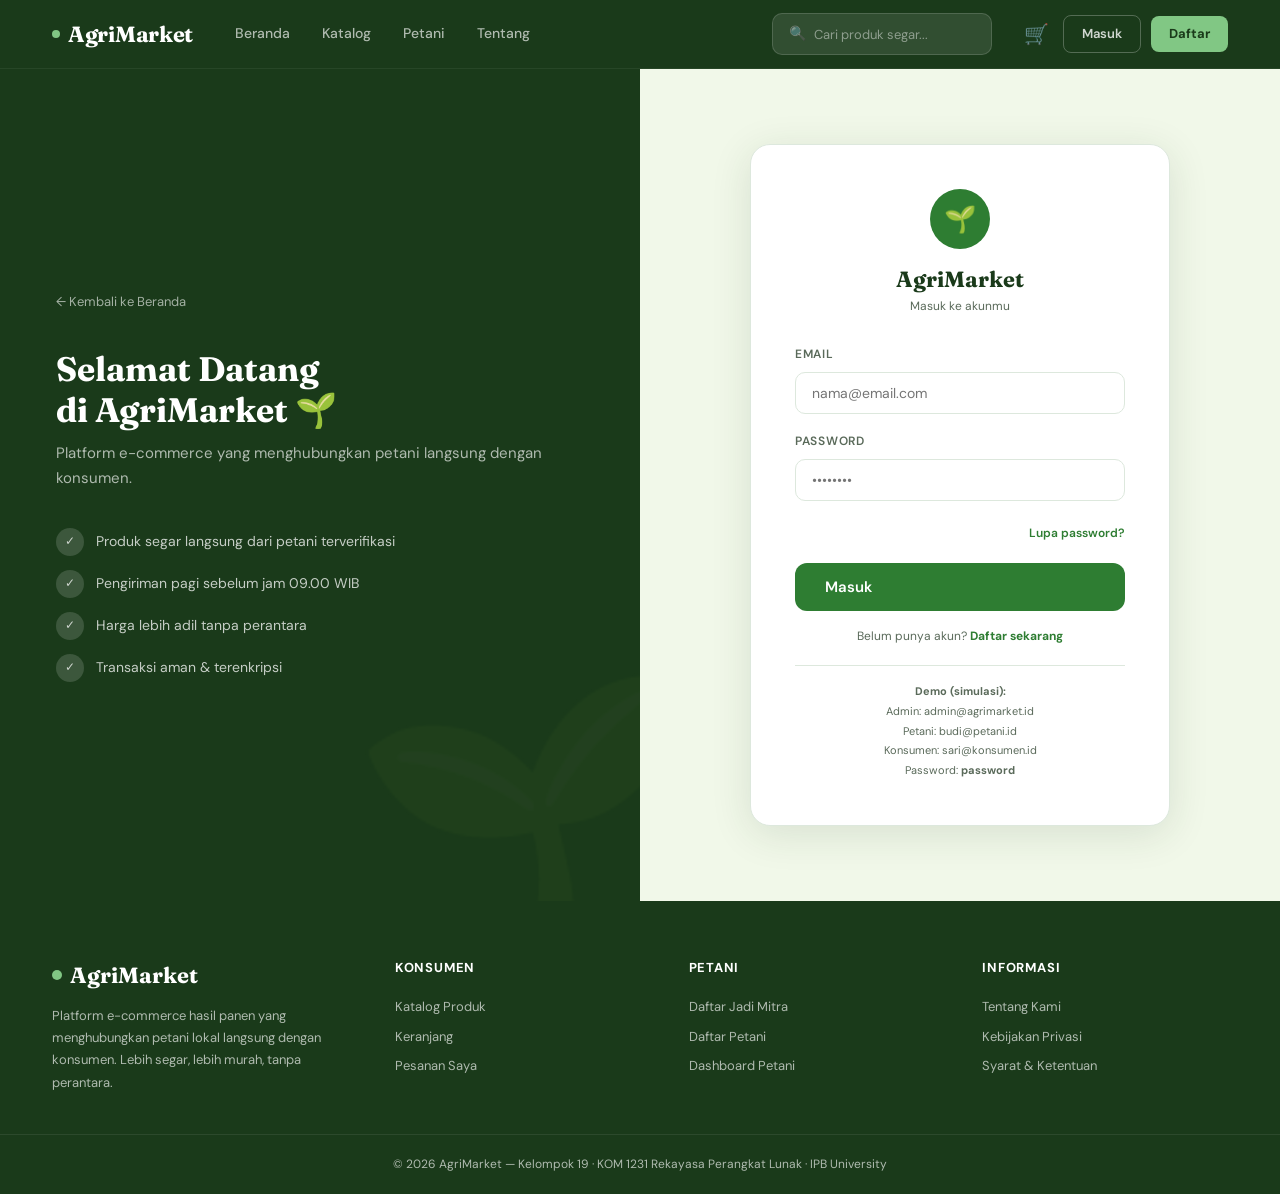
<file: pages/login.html>
<!DOCTYPE html>
<html lang="id">
<head>
<meta charset="UTF-8">
<meta name="viewport" content="width=device-width, initial-scale=1.0">
<title>Masuk — AgriMarket</title>
<link rel="stylesheet" href="../css/style.css">
</head>

<body>

<div id="navbar"></div>

<div class="auth-wrap">

  <!-- LEFT -->
  <div class="auth-left">
    <div class="auth-left-bg">🌱</div>

    <div style="position:relative;z-index:1">

      <a href="../index.html"
         style="color:rgba(255,255,255,.6);font-size:13px;display:inline-flex;align-items:center;gap:5px;margin-bottom:36px">
        ← Kembali ke Beranda
      </a>

      <h2 style="font-family:var(--font-head);font-size:34px;font-weight:700;color:#fff;margin-bottom:10px;line-height:1.2">
        Selamat Datang<br>di AgriMarket 🌱
      </h2>

      <p style="font-size:15px;color:rgba(255,255,255,.65);margin-bottom:36px;line-height:1.7">
        Platform e-commerce yang menghubungkan petani langsung dengan konsumen.
      </p>

      <!-- ✅ FIXED LIST -->
      <div style="display:flex;flex-direction:column;gap:14px">

        <div style="display:flex;align-items:center;gap:12px;font-size:14px;color:rgba(255,255,255,.75)">
          <div style="width:28px;height:28px;border-radius:50%;background:rgba(255,255,255,.15);display:flex;align-items:center;justify-content:center;font-size:12px">✓</div>
          Produk segar langsung dari petani terverifikasi
        </div>

        <div style="display:flex;align-items:center;gap:12px;font-size:14px;color:rgba(255,255,255,.75)">
          <div style="width:28px;height:28px;border-radius:50%;background:rgba(255,255,255,.15);display:flex;align-items:center;justify-content:center;font-size:12px">✓</div>
          Pengiriman pagi sebelum jam 09.00 WIB
        </div>

        <div style="display:flex;align-items:center;gap:12px;font-size:14px;color:rgba(255,255,255,.75)">
          <div style="width:28px;height:28px;border-radius:50%;background:rgba(255,255,255,.15);display:flex;align-items:center;justify-content:center;font-size:12px">✓</div>
          Harga lebih adil tanpa perantara
        </div>

        <div style="display:flex;align-items:center;gap:12px;font-size:14px;color:rgba(255,255,255,.75)">
          <div style="width:28px;height:28px;border-radius:50%;background:rgba(255,255,255,.15);display:flex;align-items:center;justify-content:center;font-size:12px">✓</div>
          Transaksi aman & terenkripsi
        </div>

      </div>

    </div>
  </div>

  <!-- RIGHT -->
  <div class="auth-right">
    <div class="auth-card">

      <div class="auth-logo">
        <div class="auth-ring">🌱</div>
        <div style="font-family:var(--font-head);font-size:22px;font-weight:700;color:var(--g900)">
          AgriMarket
        </div>
        <div class="text-muted text-sm mt-4">Masuk ke akunmu</div>
      </div>

      <form onsubmit="doLogin(event)">

        <div class="form-group">
          <label class="form-label">Email</label>
          <input class="form-input" type="email" id="email" placeholder="nama@email.com" required>
        </div>

        <div class="form-group">
          <label class="form-label">Password</label>
          <input class="form-input" type="password" id="password" placeholder="••••••••" required>
        </div>

        <div style="text-align:right;margin-bottom:18px">
          <a href="#" class="text-sm" style="color:var(--g700);font-weight:600">
            Lupa password?
          </a>
        </div>

        <button type="submit" class="btn btn-green w-full btn-lg">Masuk</button>

      </form>

      <div class="text-center mt-16 text-sm text-muted">
        Belum punya akun?
        <a href="register.html" style="color:var(--g700);font-weight:700">
          Daftar sekarang
        </a>
      </div>

      <div style="margin-top:18px;padding-top:16px;border-top:1px solid var(--border);font-size:11px;color:var(--muted);text-align:center;line-height:1.8">
        <strong>Demo (simulasi):</strong><br>
        Admin: admin@agrimarket.id<br>
        Petani: budi@petani.id<br>
        Konsumen: sari@konsumen.id<br>
        Password: <strong>password</strong>
      </div>

    </div>
  </div>

</div>

<div id="footer"></div>

<script src="../js/app.js"></script>
<script src="../js/components.js"></script>

<script>
  initComponents('../');

  function doLogin(e) {
    e.preventDefault();

    const email = document.getElementById('email').value;
    const pass  = document.getElementById('password').value;

    const valid = [
      { email:'admin@agrimarket.id', pass:'password', redirect:'dashboard-admin.html' },
      { email:'budi@petani.id', pass:'password', redirect:'dashboard-petani.html' },
      { email:'sari@konsumen.id', pass:'password', redirect:'../index.html' },
    ];

    const user = valid.find(u => u.email === email && u.pass === pass);

    if (user) {
      localStorage.setItem('agrimarket_user', JSON.stringify({
        email,
        role: user.redirect.includes('admin') ? 'admin'
             : user.redirect.includes('petani') ? 'petani'
             : 'konsumen'
      }));

      showToast('Login berhasil! Mengarahkan...');
      setTimeout(() => window.location.href = user.redirect, 1200);

    } else {
      showToast('Email atau password salah! (gunakan akun demo)');
    }
  }
</script>

</body>
</html>
</file>
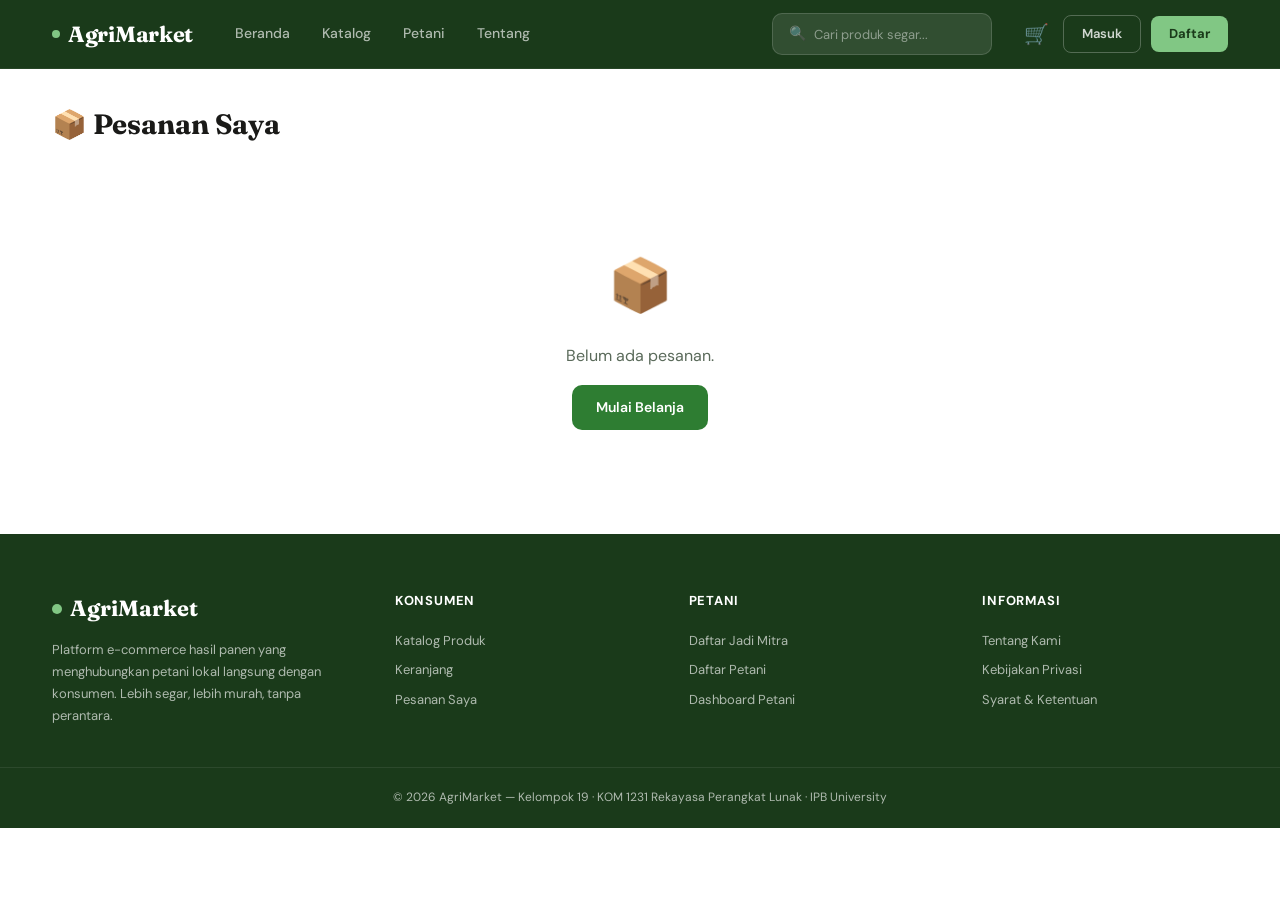
<file: pages/pesanan.html>
<!DOCTYPE html>
<html lang="id">
<head><meta charset="UTF-8"><meta name="viewport" content="width=device-width,initial-scale=1.0"><title>Pesanan Saya — AgriMarket</title><link rel="stylesheet" href="../css/style.css"></head>
<body>
<div id="navbar"></div>
<div class="container"><div style="padding:32px 0">
  <h1 style="font-family:var(--font-head);font-size:28px;font-weight:700;margin-bottom:24px">📦 Pesanan Saya</h1>
  <div id="pesanan-list"></div>
</div></div>
<div id="footer"></div>
<script src="../js/app.js"></script><script src="../js/components.js"></script>
<script>
  initComponents('../');
  const orders = JSON.parse(localStorage.getItem('agrimarket_orders') || '[]');
  const el = document.getElementById('pesanan-list');
  if (!orders.length) {
    el.innerHTML = `<div class="empty-state"><div class="icon">📦</div><p style="margin-bottom:16px">Belum ada pesanan.</p><a href="katalog.html" class="btn btn-green">Mulai Belanja</a></div>`;
  } else {
    el.innerHTML = orders.map(o => `
      <div class="card card-pad mb-12">
        <div class="flex-between mb-12">
          <div><div style="font-size:13px;font-weight:700;color:var(--g700)">${o.kode}</div><div class="text-muted text-sm">${o.tanggal}</div></div>
          <span class="badge badge-green">Diproses</span>
        </div>
        <div class="flex-between"><span class="text-muted text-sm">${o.items} item</span><div style="font-size:16px;font-weight:700;color:var(--g700)">${rupiah(o.total)}</div></div>
      </div>`).join('');
  }
</script>
</body></html>
</file>
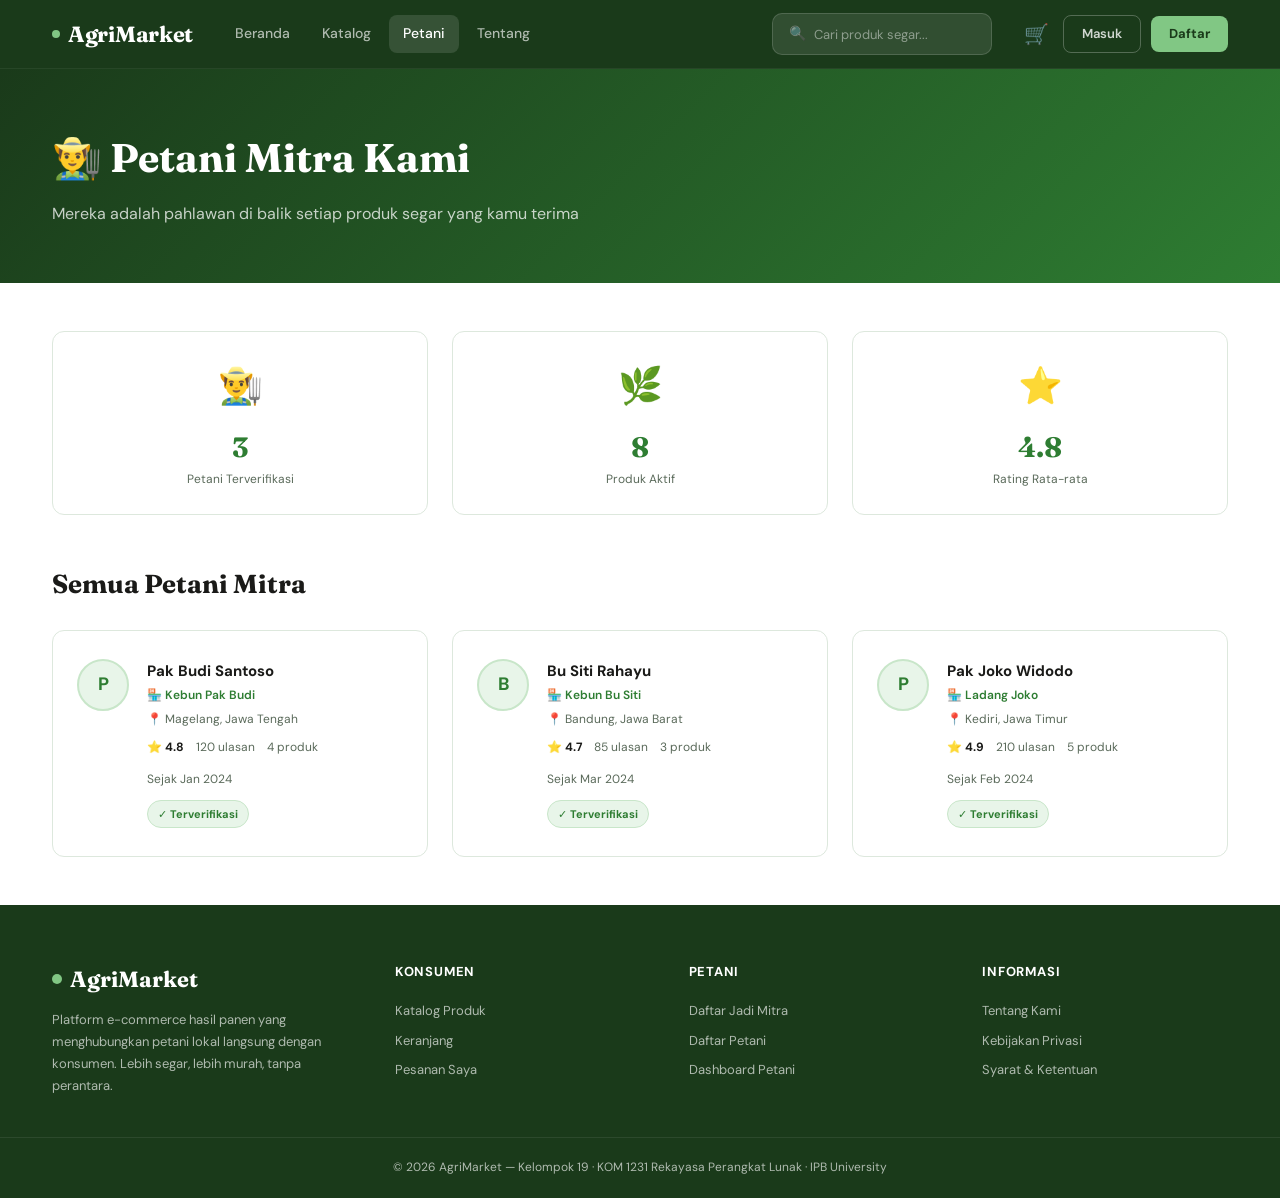
<file: pages/petani.html>
<!DOCTYPE html>
<html lang="id">
<head>
<meta charset="UTF-8">
<meta name="viewport" content="width=device-width, initial-scale=1.0">
<title>Petani Mitra — AgriMarket</title>
<link rel="stylesheet" href="../css/style.css">
</head>
<body>
<div id="navbar"></div>

<div class="page-hero">
  <div class="container">
    <h1>👨‍🌾 Petani Mitra Kami</h1>
    <p>Mereka adalah pahlawan di balik setiap produk segar yang kamu terima</p>
  </div>
</div>

<div class="container">
  <div style="padding:48px 0">
    <!-- Stats -->
    <div style="display:grid;grid-template-columns:repeat(3,1fr);gap:24px;margin-bottom:48px">
      <div class="card card-pad" style="text-align:center">
        <div style="font-size:36px;margin-bottom:8px">👨‍🌾</div>
        <div style="font-family:var(--font-head);font-size:28px;font-weight:700;color:var(--g700)">3</div>
        <div class="text-muted text-sm mt-4">Petani Terverifikasi</div>
      </div>
      <div class="card card-pad" style="text-align:center">
        <div style="font-size:36px;margin-bottom:8px">🌿</div>
        <div style="font-family:var(--font-head);font-size:28px;font-weight:700;color:var(--g700)">8</div>
        <div class="text-muted text-sm mt-4">Produk Aktif</div>
      </div>
      <div class="card card-pad" style="text-align:center">
        <div style="font-size:36px;margin-bottom:8px">⭐</div>
        <div style="font-family:var(--font-head);font-size:28px;font-weight:700;color:var(--g700)">4.8</div>
        <div class="text-muted text-sm mt-4">Rating Rata-rata</div>
      </div>
    </div>

    <h2 style="font-family:var(--font-head);font-size:26px;font-weight:700;margin-bottom:24px">Semua Petani Mitra</h2>
    <div class="farmer-grid" id="farmer-grid"></div>
  </div>
</div>

<div id="footer"></div>
<script src="../js/app.js"></script>
<script src="../js/components.js"></script>
<script>
  initComponents('../');
  document.getElementById('farmer-grid').innerHTML = DATA.petanis.map(p => `
    <a href="profil-petani.html?id=${p.id}" class="farmer-card" style="cursor:pointer">
      <div class="farmer-av">${p.nama.charAt(0)}</div>
      <div>
        <div class="farmer-name">${p.nama}</div>
        <div class="farmer-toko">🏪 ${p.toko}</div>
        <div class="farmer-loc">📍 ${p.lokasi}</div>
        <div class="farmer-meta">
          <span>⭐ <strong>${p.rating.toFixed(1)}</strong></span>
          <span>${p.ulasan} ulasan</span>
          <span>${p.produk} produk</span>
          <span>Sejak ${p.bergabung}</span>
        </div>
        <div style="margin-top:10px"><span class="badge badge-green">✓ Terverifikasi</span></div>
      </div>
    </a>`).join('');
</script>
</body>
</html>
</file>
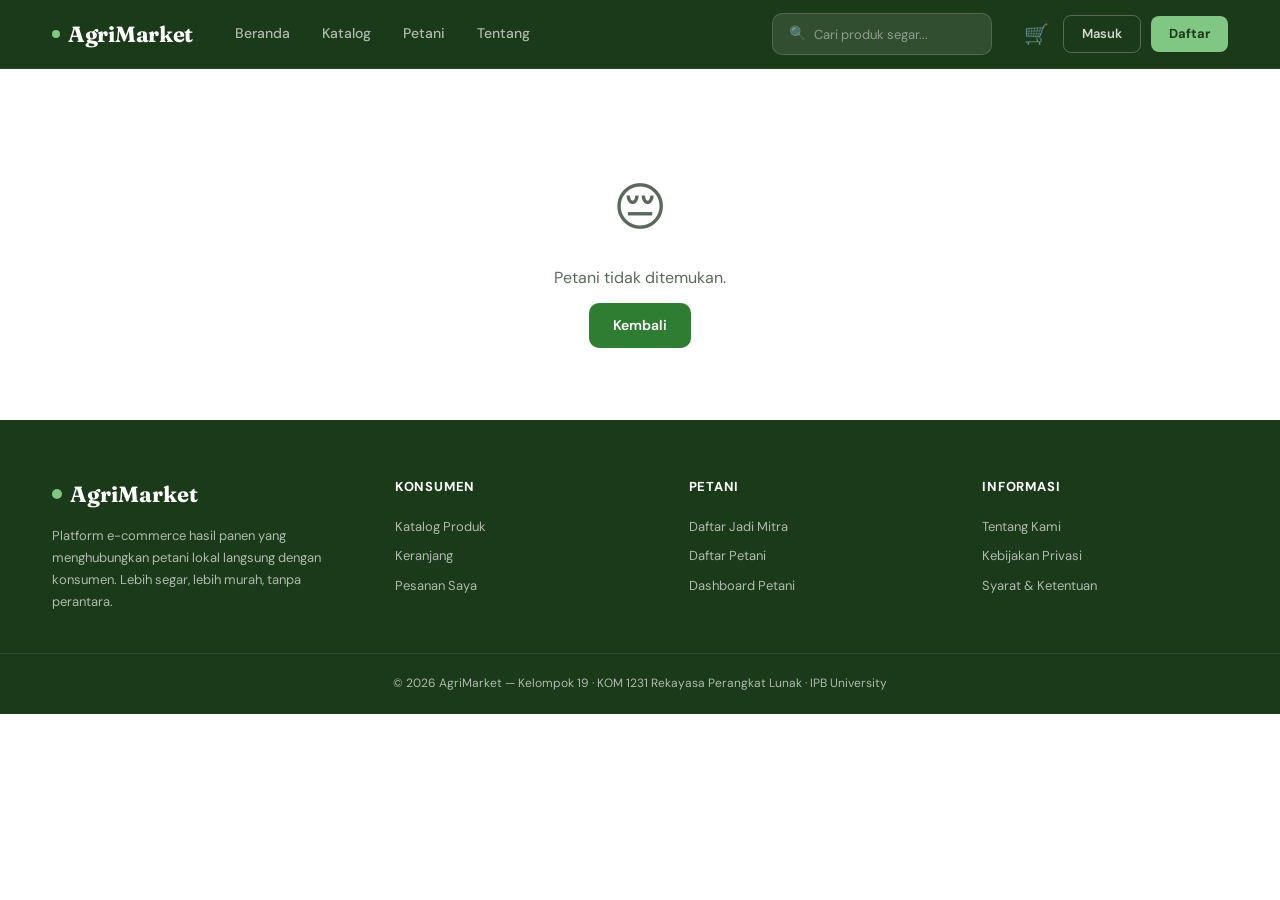
<file: pages/profil-petani.html>
<!DOCTYPE html>
<html lang="id">
<head>
<meta charset="UTF-8">
<meta name="viewport" content="width=device-width, initial-scale=1.0">
<title>Profil Petani — AgriMarket</title>
<link rel="stylesheet" href="../css/style.css">
</head>
<body>
<div id="navbar"></div>
<div id="content"></div>
<div id="footer"></div>
<script src="../js/app.js"></script>
<script src="../js/components.js"></script>
<script>
  initComponents('../');
  const id = parseInt(new URLSearchParams(window.location.search).get('id'));
  const p  = DATA.petanis.find(pt => pt.id === id);

  if (!p) {
    document.getElementById('content').innerHTML = `<div class="container"><div class="empty-state mt-24"><div class="icon">😔</div><p>Petani tidak ditemukan.</p><a href="petani.html" class="btn btn-green mt-12">Kembali</a></div></div>`;
  } else {
    document.title = `${p.toko} — AgriMarket`;
    const produkPetani = DATA.produk.filter(pr => pr.petani_id === p.id);
    const totalTerjual = produkPetani.reduce((s,pr) => s + pr.terjual, 0);

    document.getElementById('content').innerHTML = `
    <!-- Header toko -->
    <div style="background:linear-gradient(135deg,var(--g900),var(--g700));padding:52px 0;color:#fff">
      <div class="container">
        <div style="display:flex;align-items:center;gap:28px">
          <div style="width:80px;height:80px;border-radius:50%;background:rgba(255,255,255,.18);border:3px solid rgba(255,255,255,.35);display:flex;align-items:center;justify-content:center;font-size:28px;font-weight:700;flex-shrink:0">${p.nama.charAt(0)}</div>
          <div style="flex:1">
            <div style="display:flex;align-items:center;gap:10px;margin-bottom:6px">
              <h1 style="font-family:var(--font-head);font-size:28px;font-weight:700">${p.toko}</h1>
              <span style="background:rgba(255,255,255,.18);border-radius:20px;padding:3px 12px;font-size:12px;font-weight:700">✓ Terverifikasi</span>
            </div>
            <div style="font-size:14px;opacity:.8;margin-bottom:8px">👤 ${p.nama}</div>
            <div style="display:flex;gap:20px;font-size:13px;opacity:.8;flex-wrap:wrap">
              <span>📍 ${p.lokasi}</span>
              <span>📅 Bergabung ${p.bergabung}</span>
              <span>⭐ ${p.rating.toFixed(1)} / 5.0</span>
              <span>💬 ${p.ulasan} ulasan</span>
            </div>
          </div>
        </div>
        ${p.deskripsi ? `<div style="margin-top:20px;padding-top:20px;border-top:1px solid rgba(255,255,255,.15);font-size:14px;opacity:.8;line-height:1.7;max-width:640px">${p.deskripsi}</div>` : ''}
      </div>
    </div>

    <!-- Stats -->
    <div style="background:var(--white);border-bottom:1.5px solid var(--border)">
      <div class="container">
        <div style="display:flex;gap:36px;padding:20px 0;flex-wrap:wrap">
          ${[['⭐',p.rating.toFixed(1)+' / 5.0','Rating'],['💬',p.ulasan,'Ulasan'],['🌿',produkPetani.length,'Produk Aktif'],['📦',totalTerjual,'Total Terjual']].map(([ic,val,lbl])=>`
          <div style="text-align:center;min-width:100px">
            <div style="font-size:22px;margin-bottom:4px">${ic}</div>
            <div style="font-family:var(--font-head);font-size:20px;font-weight:700;color:var(--g700)">${val}</div>
            <div style="font-size:11px;color:var(--muted)">${lbl}</div>
          </div>`).join('')}
        </div>
      </div>
    </div>

    <!-- Produk -->
    <div class="container">
      <div style="padding:40px 0">
        <div class="sec-head-row mb-24">
          <h2 style="font-family:var(--font-head);font-size:22px;font-weight:700">🌿 Produk dari ${p.toko}</h2>
          <span class="text-muted text-sm">${produkPetani.length} produk</span>
        </div>
        ${produkPetani.length === 0
          ? `<div class="empty-state"><div class="icon">🌱</div><p>Belum ada produk aktif.</p></div>`
          : `<div class="prod-grid">${produkPetani.map(produkCard).join('')}</div>`
        }
      </div>
    </div>`;
  }
</script>
</body>
</html>
</file>
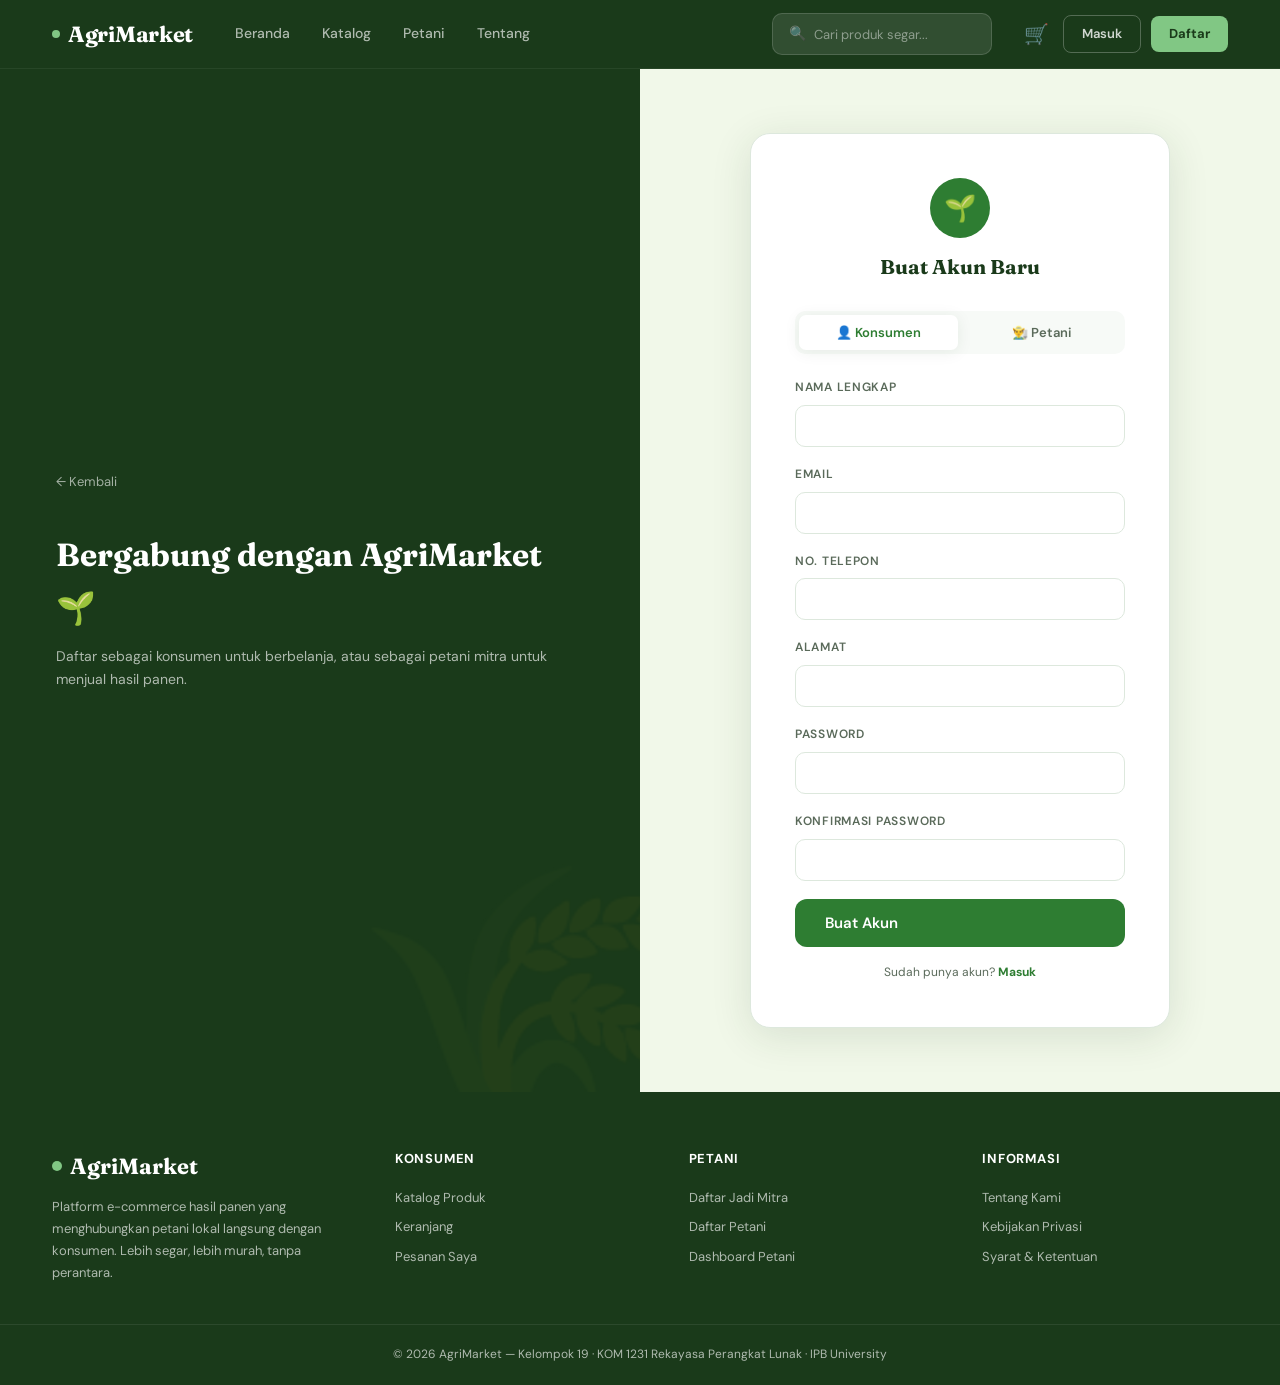
<file: pages/register.html>
<!DOCTYPE html>
<html lang="id">
<head>
<meta charset="UTF-8">
<meta name="viewport" content="width=device-width, initial-scale=1.0">
<title>Daftar — AgriMarket</title>
<link rel="stylesheet" href="../css/style.css">
</head>
<body>
<div id="navbar"></div>
<div class="auth-wrap">
  <div class="auth-left">
    <div class="auth-left-bg">🌾</div>
    <div style="position:relative;z-index:1">
      <a href="../index.html" style="color:rgba(255,255,255,.6);font-size:13px;display:inline-flex;gap:5px;margin-bottom:36px">← Kembali</a>
      <h2 style="font-family:var(--font-head);font-size:32px;font-weight:700;color:#fff;margin-bottom:10px">Bergabung dengan AgriMarket 🌱</h2>
      <p style="font-size:14px;color:rgba(255,255,255,.65);line-height:1.7">Daftar sebagai konsumen untuk berbelanja, atau sebagai petani mitra untuk menjual hasil panen.</p>
    </div>
  </div>
  <div class="auth-right" style="overflow-y:auto">
    <div class="auth-card" style="margin:24px 0">
      <div class="auth-logo">
        <div class="auth-ring">🌱</div>
        <div style="font-family:var(--font-head);font-size:20px;font-weight:700;color:var(--g900)">Buat Akun Baru</div>
      </div>
      <div class="auth-tabs">
        <button class="auth-tab active" onclick="setRole('konsumen')">👤 Konsumen</button>
        <button class="auth-tab" onclick="setRole('petani')">👨‍🌾 Petani</button>
      </div>
      <form onsubmit="doRegister(event)">
        <input type="hidden" id="role-val" value="konsumen">
        <div class="form-group"><label class="form-label">Nama Lengkap</label><input class="form-input" id="nama" type="text" required></div>
        <div class="form-group"><label class="form-label">Email</label><input class="form-input" id="email" type="email" required></div>
        <div class="form-group"><label class="form-label">No. Telepon</label><input class="form-input" id="telp" type="text"></div>
        <div class="form-group"><label class="form-label">Alamat</label><input class="form-input" id="alamat" type="text"></div>
        <div id="petani-fields" style="display:none">
          <div class="form-group"><label class="form-label">Nama Toko / Kebun</label><input class="form-input" id="nama-toko" type="text"></div>
          <div class="form-group"><label class="form-label">Lokasi Kebun</label><input class="form-input" id="lokasi" type="text" placeholder="cth: Magelang, Jawa Tengah"></div>
        </div>
        <div class="form-group"><label class="form-label">Password</label><input class="form-input" id="pass" type="password" required></div>
        <div class="form-group"><label class="form-label">Konfirmasi Password</label><input class="form-input" id="konfirm" type="password" required></div>
        <button type="submit" class="btn btn-green w-full btn-lg">Buat Akun</button>
      </form>
      <div class="text-center mt-16 text-sm text-muted">Sudah punya akun? <a href="login.html" style="color:var(--g700);font-weight:700">Masuk</a></div>
    </div>
  </div>
</div>
<div id="footer"></div>
<script src="../js/app.js"></script>
<script src="../js/components.js"></script>
<script>
  initComponents('../');
  // auto-set role from URL
  const urlRole = new URLSearchParams(window.location.search).get('role');
  if (urlRole === 'petani') setRole('petani');

  function setRole(r) {
    document.getElementById('role-val').value = r;
    document.querySelectorAll('.auth-tab').forEach((t,i) => t.classList.toggle('active', (r==='konsumen'&&i===0)||(r==='petani'&&i===1)));
    document.getElementById('petani-fields').style.display = r==='petani' ? 'block' : 'none';
  }
  function doRegister(e) {
    e.preventDefault();
    const pass = document.getElementById('pass').value;
    const konfirm = document.getElementById('konfirm').value;
    if (pass !== konfirm) { showToast('Password tidak cocok!'); return; }
    showToast('Akun berhasil dibuat! 🎉');
    setTimeout(() => window.location.href = 'login.html', 1500);
  }
</script>
</body>
</html>
</file>
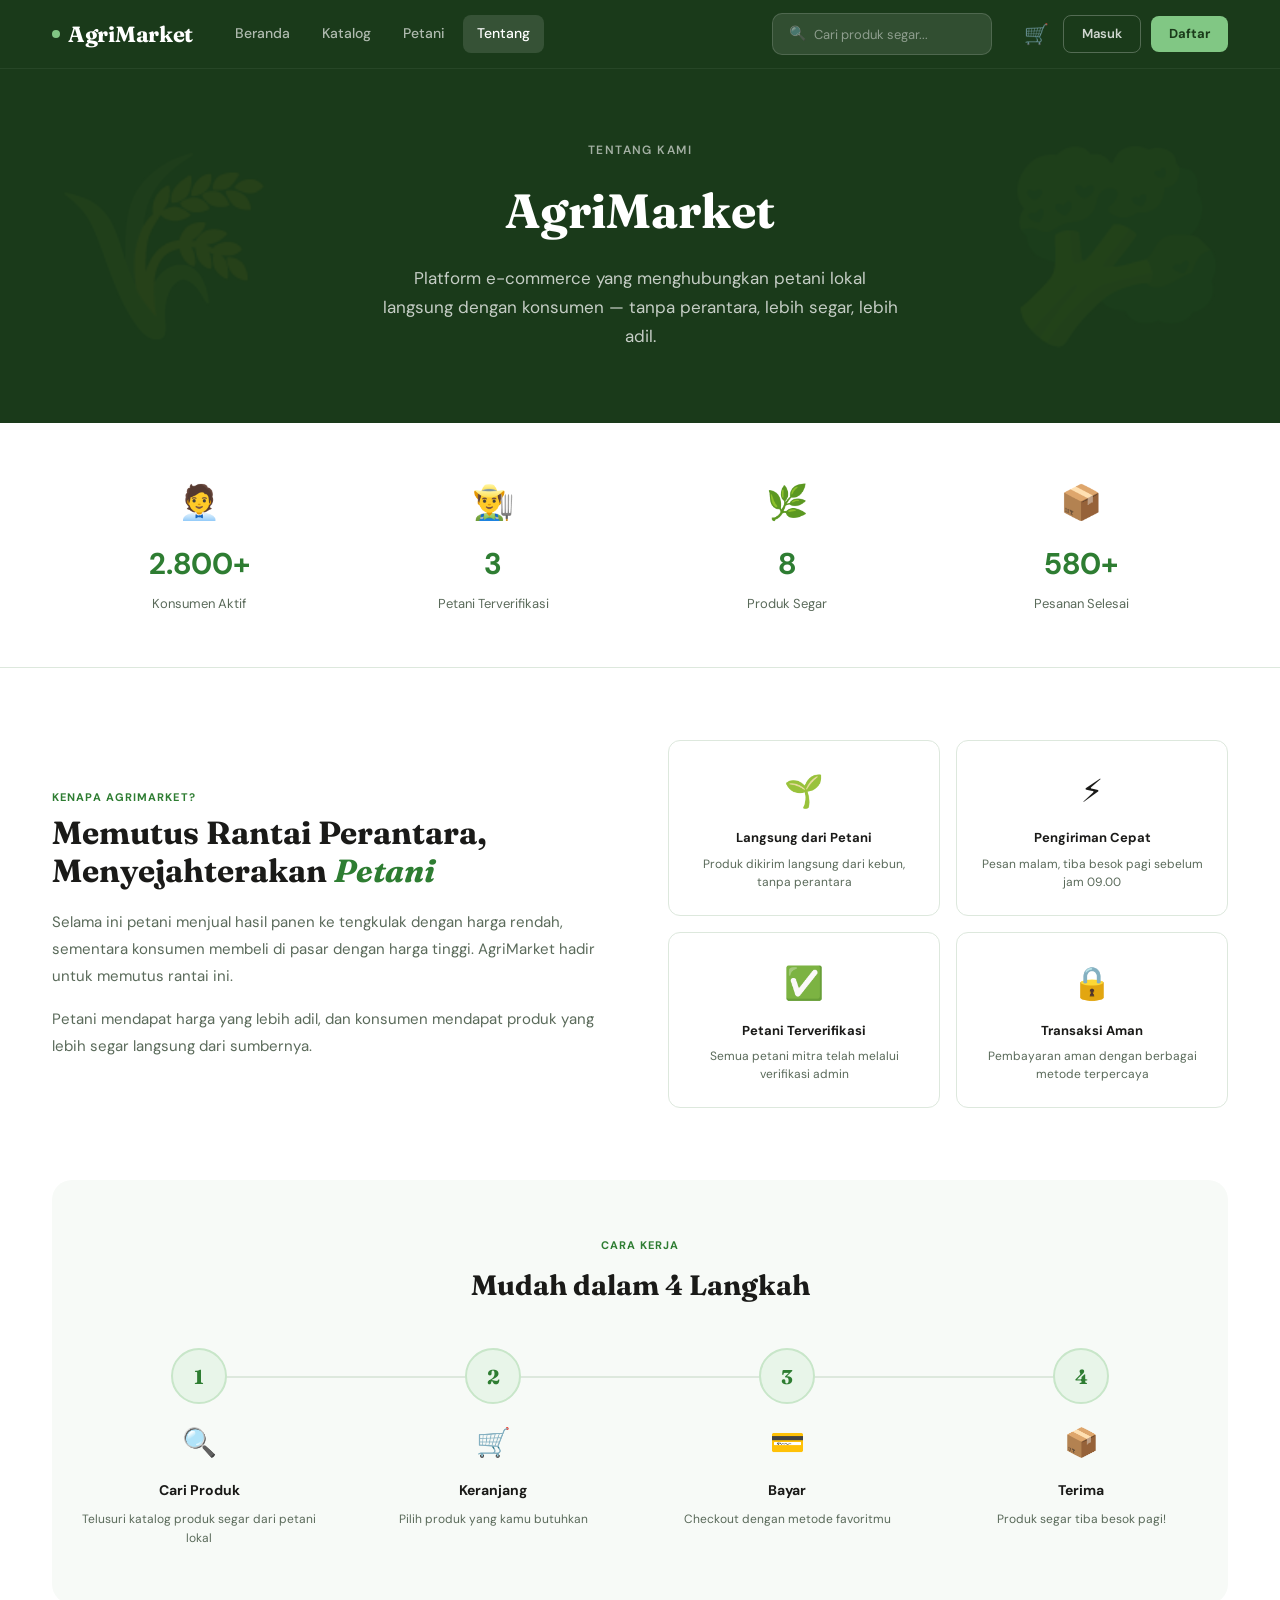
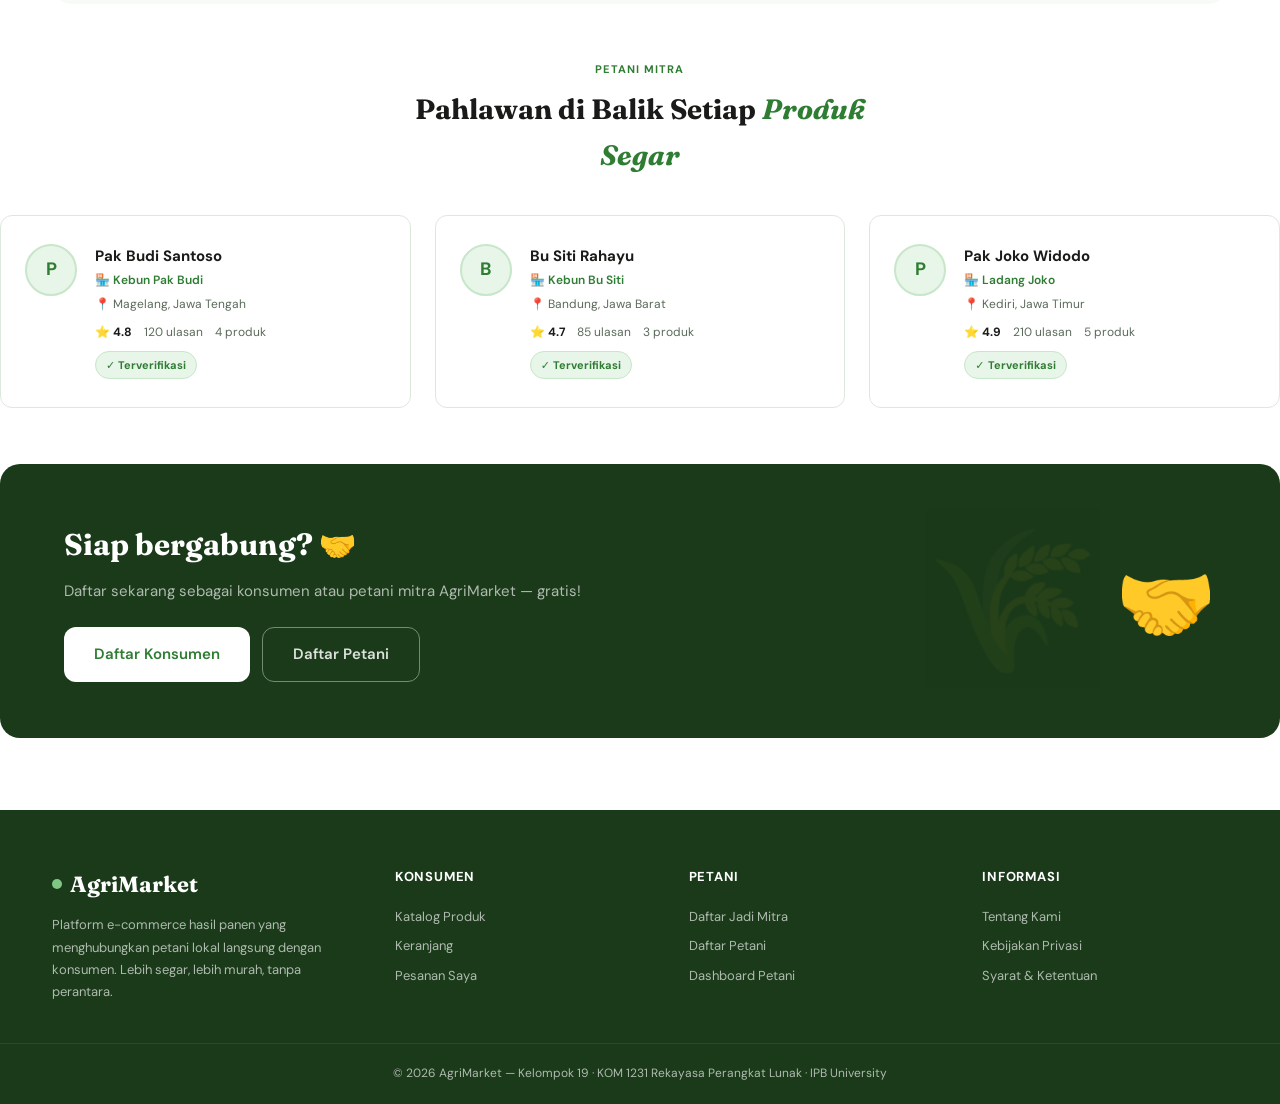
<file: pages/tentang.html>
<!DOCTYPE html>
<html lang="id">
<head>
<meta charset="UTF-8">
<meta name="viewport" content="width=device-width, initial-scale=1.0">
<title>Tentang Kami — AgriMarket</title>
<link rel="stylesheet" href="../css/style.css">
</head>
<body>
<div id="navbar"></div>

<!-- Hero -->
<div style="background:var(--g900);padding:72px 0;text-align:center;color:#fff;position:relative;overflow:hidden">
  <div style="position:absolute;left:4%;top:50%;transform:translateY(-50%);font-size:180px;opacity:.05">🌾</div>
  <div style="position:absolute;right:4%;top:50%;transform:translateY(-50%);font-size:180px;opacity:.05">🥦</div>
  <div style="position:relative;z-index:1">
    <div style="font-size:12px;text-transform:uppercase;letter-spacing:.12em;opacity:.6;margin-bottom:10px;font-weight:600">Tentang Kami</div>
    <h1 style="font-family:var(--font-head);font-size:48px;font-weight:700;margin-bottom:14px">AgriMarket</h1>
    <p style="font-size:17px;opacity:.75;max-width:520px;margin:0 auto;line-height:1.7">Platform e-commerce yang menghubungkan petani lokal langsung dengan konsumen — tanpa perantara, lebih segar, lebih adil.</p>
  </div>
</div>

<!-- Stats -->
<div style="background: var(--white); border-bottom: 1.5px solid var(--border);">
  <div class="container">
    <div id="stats-grid"
      style="display:grid;grid-template-columns:repeat(4,1fr);text-align:center;padding:36px 0">
    </div>
  </div>
</div>

<div class="container">

  <!-- Misi -->
  <section class="section">
    <div style="display:grid;grid-template-columns:1fr 1fr;gap:56px;align-items:center">
      
      <!-- kiri -->
      <div>
        <div class="sec-pre">Kenapa AgriMarket?</div>
        <h2 style="font-family:var(--font-head);font-size:32px;font-weight:700;margin-bottom:18px;line-height:1.2">
          Memutus Rantai Perantara, Menyejahterakan 
          <em style="color:var(--g700)">Petani</em>
        </h2>
        <p class="text-muted" style="font-size:15px;line-height:1.8;margin-bottom:16px">
          Selama ini petani menjual hasil panen ke tengkulak dengan harga rendah, 
          sementara konsumen membeli di pasar dengan harga tinggi. 
          AgriMarket hadir untuk memutus rantai ini.
        </p>
        <p class="text-muted" style="font-size:15px;line-height:1.8">
          Petani mendapat harga yang lebih adil, dan konsumen mendapat produk 
          yang lebih segar langsung dari sumbernya.
        </p>
      </div>

      <!-- kanan -->
      <div id="feature-grid" style="display:grid;grid-template-columns:1fr 1fr;gap:16px"></div>

    </div>
  </section>

  <!-- Cara kerja -->
  <section class="section section-alt" style="padding:56px 0;background:var(--surf);border-radius:20px;margin-bottom:56px">
    
    <div style="text-align:center;margin-bottom:40px">
      <div class="sec-pre">Cara Kerja</div>
      <h2 style="font-family:var(--font-head);font-size:28px;font-weight:700">
        Mudah dalam 4 Langkah
      </h2>
    </div>

    <div id="steps-grid" class="steps-grid"></div>

  </section>

</div>

<!-- SCRIPT -->
<script>
  // ===== DATA =====
  const stats = [
    ['🧑‍💼', '2.800+', 'Konsumen Aktif'],
    ['👨‍🌾', '3', 'Petani Terverifikasi'],
    ['🌿', '8', 'Produk Segar'],
    ['📦', '580+', 'Pesanan Selesai']
  ];

  const features = [
    ['🌱','Langsung dari Petani','Produk dikirim langsung dari kebun, tanpa perantara'],
    ['⚡','Pengiriman Cepat','Pesan malam, tiba besok pagi sebelum jam 09.00'],
    ['✅','Petani Terverifikasi','Semua petani mitra telah melalui verifikasi admin'],
    ['🔒','Transaksi Aman','Pembayaran aman dengan berbagai metode terpercaya']
  ];

  const steps = [
    ['1','🔍','Cari Produk','Telusuri katalog produk segar dari petani lokal'],
    ['2','🛒','Keranjang','Pilih produk yang kamu butuhkan'],
    ['3','💳','Bayar','Checkout dengan metode favoritmu'],
    ['4','📦','Terima','Produk segar tiba besok pagi!']
  ];

  // ===== RENDER STATS =====
  document.getElementById('stats-grid').innerHTML = stats.map(([icon, value, label]) => `
    <div style="padding:16px;">
      <div style="font-size:34px;margin-bottom:8px">${icon}</div>
      <div style="font-size:30px;font-weight:700;color:var(--g700)">${value}</div>
      <div style="font-size:13px;color:var(--muted);margin-top:5px">${label}</div>
    </div>
  `).join('');

  // ===== RENDER FEATURES =====
  document.getElementById('feature-grid').innerHTML = features.map(([ic,j,d]) => `
    <div class="card card-pad" style="text-align:center">
      <div style="font-size:32px;margin-bottom:10px">${ic}</div>
      <div style="font-size:13px;font-weight:700;margin-bottom:6px">${j}</div>
      <div style="font-size:12px;color:var(--muted);line-height:1.5">${d}</div>
    </div>
  `).join('');

  // ===== RENDER STEPS =====
  document.getElementById('steps-grid').innerHTML = steps.map(([n,ic,j,d]) => `
    <div class="step">
      <div class="step-num">${n}</div>
      <div class="step-icon">${ic}</div>
      <div class="step-title">${j}</div>
      <div class="step-desc">${d}</div>
    </div>
  `).join('');
</script>

  <!-- Petani mitra -->
  <section style="padding-bottom:56px">
    <div class="sec-head" style="text-align:center;max-width:500px;margin:0 auto 36px">
      <div class="sec-pre">Petani Mitra</div>
      <h2 style="font-family:var(--font-head);font-size:28px;font-weight:700">Pahlawan di Balik Setiap <em style="color:var(--g700)">Produk Segar</em></h2>
    </div>
    <div class="farmer-grid" id="farmer-list"></div>
  </section>

  <!-- CTA -->
  <section style="padding-bottom:72px">
    <div class="banner-join">
      <div>
        <h2>Siap bergabung? 🤝</h2>
        <p>Daftar sekarang sebagai konsumen atau petani mitra AgriMarket — gratis!</p>
        <div class="banner-join-btns">
          <a href="register.html" class="btn btn-white btn-lg">Daftar Konsumen</a>
          <a href="register.html?role=petani" class="btn btn-lg" style="background:transparent;border:1.5px solid rgba(255,255,255,.4);color:rgba(255,255,255,.85)">Daftar Petani</a>
        </div>
      </div>
      <div class="banner-visual">🤝</div>
    </div>
  </section>

</div>

<div id="footer"></div>
<script src="../js/app.js"></script>
<script src="../js/components.js"></script>
<script>
  initComponents('../');
  document.getElementById('farmer-list').innerHTML = DATA.petanis.map(p => `
    <a href="profil-petani.html?id=${p.id}" class="farmer-card">
      <div class="farmer-av">${p.nama.charAt(0)}</div>
      <div>
        <div class="farmer-name">${p.nama}</div>
        <div class="farmer-toko">🏪 ${p.toko}</div>
        <div class="farmer-loc">📍 ${p.lokasi}</div>
        <div class="farmer-meta"><span>⭐ <strong>${p.rating.toFixed(1)}</strong></span><span>${p.ulasan} ulasan</span><span>${p.produk} produk</span></div>
        <div style="margin-top:8px"><span class="badge badge-green">✓ Terverifikasi</span></div>
      </div>
    </a>`).join('');
</script>
</body>
</html>
</file>
<file: css/style.css>
/* ============================================================
   AgriMarket — Main Stylesheet
   Static HTML Version
   ============================================================ */

@import url('https://fonts.googleapis.com/css2?family=Fraunces:ital,wght@0,400;0,600;0,700;1,400&family=DM+Sans:wght@400;500;600&display=swap');

*, *::before, *::after { box-sizing: border-box; margin: 0; padding: 0; }

:root {
  --g900: #1a3a1a;
  --g800: #1B5E20;
  --g700: #2E7D32;
  --g500: #43A047;
  --g300: #81C784;
  --g100: #C8E6C9;
  --g50:  #E8F5E9;
  --gpale:#F1F8E9;
  --amber:#E65C00;
  --red:  #C62828;
  --navy: #1A237E;
  --txt:  #1a1a18;
  --muted:#5a6a5a;
  --light:#9aaa9a;
  --border:#dde8dd;
  --surf: #f7faf7;
  --white:#ffffff;
  --sh:   0 2px 16px rgba(30,60,30,.08);
  --sh-lg:0 8px 40px rgba(30,60,30,.12);
  --r:    12px;
  --font-head: 'Fraunces', Georgia, serif;
  --font-body: 'DM Sans', system-ui, sans-serif;
}

html { scroll-behavior: smooth; }
body { font-family: var(--font-body); color: var(--txt); background: var(--white); line-height: 1.65; -webkit-font-smoothing: antialiased; }
a    { text-decoration: none; color: inherit; }
img  { max-width: 100%; display: block; }

/* ── NAVBAR ── */
.navbar {
  background: var(--g900);
  position: sticky; top: 0; z-index: 100;
  border-bottom: 1px solid rgba(255,255,255,.06);
}
.nav-inner {
  max-width: 1240px; margin: 0 auto;
  padding: 0 32px; height: 68px;
  display: flex; align-items: center; gap: 28px;
}
.nav-logo {
  font-family: var(--font-head);
  color: #fff; font-size: 22px; font-weight: 700;
  letter-spacing: -.3px; white-space: nowrap;
  display: flex; align-items: center; gap: 8px;
}
.nav-logo .dot { width: 8px; height: 8px; border-radius: 50%; background: var(--g300); }
.nav-links { display: flex; gap: 4px; }
.nav-link {
  color: rgba(255,255,255,.65); font-size: 14px; font-weight: 500;
  padding: 7px 14px; border-radius: 8px; transition: all .15s;
}
.nav-link:hover { color: #fff; background: rgba(255,255,255,.08); }
.nav-link.active { color: #fff; background: rgba(255,255,255,.12); }
.nav-spacer { flex: 1; }
.nav-search {
  display: flex; align-items: center; gap: 8px;
  background: rgba(255,255,255,.1); border: 1px solid rgba(255,255,255,.15);
  border-radius: 10px; padding: 8px 16px; width: 220px; cursor: text;
  transition: all .2s;
}
.nav-search:hover { background: rgba(255,255,255,.14); }
.nav-search input {
  background: transparent; border: none; outline: none;
  color: #fff; font-size: 13px; width: 100%; font-family: var(--font-body);
}
.nav-search input::placeholder { color: rgba(255,255,255,.45); }
.nav-search-icon { font-size: 14px; opacity: .5; }
.nav-right { display: flex; align-items: center; gap: 10px; }
.btn-nav { padding: 7px 18px; border-radius: 8px; font-size: 13px; font-weight: 600; cursor: pointer; transition: all .15s; font-family: var(--font-body); border: none; }
.btn-nav-ghost { background: transparent; color: rgba(255,255,255,.8); border: 1px solid rgba(255,255,255,.25); }
.btn-nav-ghost:hover { background: rgba(255,255,255,.1); color: #fff; }
.btn-nav-solid { background: var(--g300); color: var(--g900); font-weight: 700; }
.btn-nav-solid:hover { background: #fff; }
.nav-cart {
  position: relative; color: rgba(255,255,255,.75); font-size: 20px;
  cursor: pointer; padding: 4px; transition: color .15s;
  display: flex; align-items: center;
}
.nav-cart:hover { color: #fff; }
.cart-badge {
  position: absolute; top: -4px; right: -6px;
  background: var(--amber); color: #fff;
  border-radius: 50%; width: 18px; height: 18px;
  font-size: 10px; font-weight: 700;
  display: flex; align-items: center; justify-content: center;
  font-family: var(--font-body);
}

/* ── HERO ── */
.hero {
  background: var(--g900);
  min-height: 580px;
  display: flex; align-items: center;
  position: relative; overflow: hidden;
}
.hero-bg-text {
  position: absolute; right: -2%; bottom: -5%;
  font-family: var(--font-head);
  font-size: 320px; font-weight: 700; color: rgba(255,255,255,.03);
  line-height: 1; pointer-events: none; user-select: none;
  white-space: nowrap;
}
.hero-inner {
  max-width: 1240px; margin: 0 auto; padding: 80px 32px;
  display: grid; grid-template-columns: 1fr 480px; gap: 64px; align-items: center;
  position: relative; z-index: 1;
}
.hero-pre {
  display: inline-flex; align-items: center; gap: 8px;
  background: rgba(129,199,132,.15); border: 1px solid rgba(129,199,132,.3);
  border-radius: 20px; padding: 5px 14px;
  font-size: 12px; font-weight: 600; color: var(--g300);
  text-transform: uppercase; letter-spacing: .08em; margin-bottom: 20px;
}
.hero-h {
  font-family: var(--font-head);
  font-size: 54px; font-weight: 700; color: #fff;
  line-height: 1.1; margin-bottom: 18px; letter-spacing: -.5px;
}
.hero-h em { font-style: italic; color: var(--g300); }
.hero-sub { font-size: 17px; color: rgba(255,255,255,.65); margin-bottom: 36px; line-height: 1.7; max-width: 480px; }
.hero-btns { display: flex; gap: 12px; flex-wrap: wrap; }
.btn-hero-main { background: var(--g300); color: var(--g900); border: none; border-radius: 10px; padding: 14px 28px; font-size: 15px; font-weight: 700; cursor: pointer; font-family: var(--font-body); transition: all .2s; }
.btn-hero-main:hover { background: #fff; transform: translateY(-1px); box-shadow: 0 6px 20px rgba(0,0,0,.2); }
.btn-hero-ghost { background: transparent; color: rgba(255,255,255,.8); border: 1.5px solid rgba(255,255,255,.3); border-radius: 10px; padding: 13px 28px; font-size: 15px; font-weight: 600; cursor: pointer; font-family: var(--font-body); transition: all .2s; }
.btn-hero-ghost:hover { border-color: rgba(255,255,255,.6); color: #fff; }
.hero-stats { display: flex; gap: 36px; margin-top: 44px; padding-top: 36px; border-top: 1px solid rgba(255,255,255,.1); }
.hs { }
.hs-num { font-family: var(--font-head); font-size: 28px; font-weight: 700; color: #fff; }
.hs-lbl { font-size: 12px; color: rgba(255,255,255,.5); margin-top: 3px; }
.hero-visual {
  background: rgba(255,255,255,.04); border: 1px solid rgba(255,255,255,.08);
  border-radius: 24px; padding: 40px;
  display: flex; flex-direction: column; gap: 12px;
}
.hv-card {
  background: rgba(255,255,255,.07); border: 1px solid rgba(255,255,255,.1);
  border-radius: 14px; padding: 16px 20px;
  display: flex; align-items: center; gap: 14px;
  animation: float 4s ease-in-out infinite;
}
.hv-card:nth-child(2) { animation-delay: .6s; margin-left: 24px; }
.hv-card:nth-child(3) { animation-delay: 1.2s; }
@keyframes float { 0%,100%{transform:translateY(0)} 50%{transform:translateY(-5px)} }
.hv-icon { font-size: 32px; flex-shrink: 0; }
.hv-name { font-size: 14px; font-weight: 600; color: #fff; margin-bottom: 2px; }
.hv-meta { font-size: 12px; color: rgba(255,255,255,.5); }
.hv-price { font-size: 15px; font-weight: 700; color: var(--g300); margin-left: auto; }

/* ── SECTION ── */
.section { padding: 72px 0; }
.section-alt { background: var(--surf); }
.container { max-width: 1240px; margin: 0 auto; padding: 0 32px; }
.sec-head { margin-bottom: 40px; }
.sec-pre { font-size: 11px; font-weight: 700; color: var(--g700); text-transform: uppercase; letter-spacing: .1em; margin-bottom: 8px; }
.sec-title { font-family: var(--font-head); font-size: 34px; font-weight: 700; color: var(--txt); line-height: 1.2; }
.sec-title em { font-style: italic; color: var(--g700); }
.sec-sub { font-size: 15px; color: var(--muted); margin-top: 10px; line-height: 1.6; }
.sec-head-row { display: flex; align-items: flex-end; justify-content: space-between; }
.sec-link { font-size: 14px; font-weight: 600; color: var(--g700); display: flex; align-items: center; gap: 4px; transition: gap .15s; }
.sec-link:hover { gap: 8px; }

/* ── CATEGORY ── */
.cat-strip { display: flex; gap: 10px; flex-wrap: wrap; margin-bottom: 40px; }
.cat-chip {
  padding: 8px 20px; border-radius: 20px;
  border: 1.5px solid var(--border); background: var(--white);
  color: var(--muted); font-size: 13px; font-weight: 500;
  cursor: pointer; transition: all .15s; white-space: nowrap;
}
.cat-chip:hover, .cat-chip.active {
  background: var(--g50); border-color: var(--g700); color: var(--g700);
}

/* ── PRODUCT GRID ── */
.prod-grid { display: grid; grid-template-columns: repeat(4,1fr); gap: 20px; }
.prod-card {
  background: var(--white); border-radius: var(--r);
  border: 1.5px solid var(--border); overflow: hidden;
  transition: box-shadow .2s, transform .2s, border-color .2s;
  display: flex; flex-direction: column;
}
.prod-card:hover { box-shadow: var(--sh); transform: translateY(-3px); border-color: var(--g100); }
.prod-img {
  height: 160px; display: flex; align-items: center; justify-content: center;
  font-size: 56px; background: var(--g50); position: relative;
}
.prod-badge {
  position: absolute; top: 10px; left: 10px;
  background: var(--g700); color: #fff;
  border-radius: 6px; padding: 3px 8px; font-size: 10px; font-weight: 700;
}
.prod-body { padding: 14px 16px; flex: 1; display: flex; flex-direction: column; }
.prod-name { font-size: 14px; font-weight: 600; color: var(--txt); margin-bottom: 4px; line-height: 1.35; }
.prod-seller { font-size: 12px; color: var(--muted); margin-bottom: 5px; display: flex; align-items: center; gap: 4px; }
.prod-rating { font-size: 11px; color: var(--amber); margin-bottom: 12px; }
.prod-footer { display: flex; align-items: center; justify-content: space-between; margin-top: auto; }
.prod-price { font-family: var(--font-head); font-size: 18px; font-weight: 700; color: var(--g700); }
.prod-price span { font-family: var(--font-body); font-size: 11px; font-weight: 400; color: var(--muted); }
.btn-add {
  background: var(--g700); color: #fff; border: none;
  border-radius: 8px; padding: 8px 14px; font-size: 13px; font-weight: 600;
  cursor: pointer; transition: all .15s; font-family: var(--font-body);
}
.btn-add:hover { background: var(--g900); }

/* ── WHY CARDS ── */
.why-grid { display: grid; grid-template-columns: repeat(4,1fr); gap: 24px; }
.why-card {
  background: var(--white); border-radius: var(--r);
  border: 1.5px solid var(--border); padding: 28px 24px;
  transition: box-shadow .2s, border-color .2s;
}
.why-card:hover { box-shadow: var(--sh); border-color: var(--g100); }
.why-icon { font-size: 36px; margin-bottom: 16px; }
.why-title { font-size: 15px; font-weight: 700; margin-bottom: 8px; }
.why-desc  { font-size: 13px; color: var(--muted); line-height: 1.6; }

/* ── FARMER CARDS ── */
.farmer-grid { display: grid; grid-template-columns: repeat(3,1fr); gap: 24px; }
.farmer-card {
  background: var(--white); border-radius: var(--r);
  border: 1.5px solid var(--border); padding: 28px 24px;
  transition: box-shadow .2s, border-color .2s;
  display: flex; gap: 18px; align-items: flex-start;
}
.farmer-card:hover { box-shadow: var(--sh); border-color: var(--g100); }
.farmer-av {
  width: 52px; height: 52px; flex-shrink: 0;
  border-radius: 50%; background: var(--g50);
  display: flex; align-items: center; justify-content: center;
  font-size: 18px; font-weight: 700; color: var(--g700);
  border: 2px solid var(--g100);
}
.farmer-name { font-size: 15px; font-weight: 700; margin-bottom: 3px; }
.farmer-toko { font-size: 12px; color: var(--g700); font-weight: 600; margin-bottom: 4px; }
.farmer-loc  { font-size: 12px; color: var(--muted); margin-bottom: 8px; }
.farmer-meta { display: flex; gap: 12px; font-size: 12px; color: var(--muted); flex-wrap: wrap; }
.farmer-meta strong { color: var(--txt); }

/* ── STEPS ── */
.steps-grid { display: grid; grid-template-columns: repeat(4,1fr); gap: 0; position: relative; }
.steps-grid::before {
  content: ''; position: absolute; top: 28px; left: 12.5%; right: 12.5%;
  height: 2px; background: var(--border); z-index: 0;
}
.step { text-align: center; padding: 0 16px; position: relative; z-index: 1; }
.step-num {
  width: 56px; height: 56px; border-radius: 50%;
  background: var(--g50); border: 2px solid var(--g100);
  display: flex; align-items: center; justify-content: center;
  margin: 0 auto 16px;
  font-family: var(--font-head); font-size: 20px; font-weight: 700; color: var(--g700);
}
.step-icon { font-size: 28px; margin-bottom: 12px; }
.step-title { font-size: 14px; font-weight: 700; margin-bottom: 8px; }
.step-desc  { font-size: 12px; color: var(--muted); line-height: 1.6; }

/* ── BANNER ── */
.banner-join {
  background: var(--g900); border-radius: 20px;
  padding: 56px 64px;
  display: grid; grid-template-columns: 1fr auto; gap: 48px; align-items: center;
  position: relative; overflow: hidden;
}
.banner-join::after {
  content: '🌾'; position: absolute; right: 180px; top: 50%;
  transform: translateY(-50%); font-size: 140px; opacity: .06; pointer-events: none;
}
.banner-join h2 { font-family: var(--font-head); font-size: 30px; font-weight: 700; color: #fff; margin-bottom: 10px; }
.banner-join p  { font-size: 15px; color: rgba(255,255,255,.65); margin-bottom: 24px; line-height: 1.6; }
.banner-join-btns { display: flex; gap: 12px; }
.banner-visual { font-size: 80px; position: relative; z-index: 1; }

/* ── TESTIMONIALS ── */
.testi-grid { display: grid; grid-template-columns: repeat(3,1fr); gap: 24px; }
.testi-card {
  background: var(--white); border-radius: var(--r); border: 1.5px solid var(--border); padding: 24px;
}
.testi-stars { color: var(--amber); font-size: 14px; margin-bottom: 12px; }
.testi-text  { font-size: 14px; color: var(--muted); line-height: 1.7; margin-bottom: 16px; font-style: italic; }
.testi-author { display: flex; align-items: center; gap: 10px; }
.testi-av { width: 36px; height: 36px; border-radius: 50%; background: var(--g50); display: flex; align-items: center; justify-content: center; font-size: 13px; font-weight: 700; color: var(--g700); }
.testi-name { font-size: 13px; font-weight: 600; }
.testi-role { font-size: 11px; color: var(--muted); }

/* ── BUTTONS ── */
.btn { display: inline-flex; align-items: center; gap: 6px; padding: 11px 24px; border-radius: 10px; font-size: 14px; font-weight: 600; cursor: pointer; font-family: var(--font-body); border: none; transition: all .18s; }
.btn-green   { background: var(--g700); color: #fff; }
.btn-green:hover { background: var(--g900); transform: translateY(-1px); }
.btn-outline { background: transparent; color: var(--g700); border: 2px solid var(--g700); }
.btn-outline:hover { background: var(--g50); }
.btn-white   { background: #fff; color: var(--g700); }
.btn-white:hover { background: var(--g50); }
.btn-lg { padding: 14px 30px; font-size: 15px; border-radius: 12px; }
.btn-sm { padding: 7px 14px; font-size: 12px; border-radius: 8px; }

/* ── FORM ── */
.form-group  { margin-bottom: 18px; }
.form-label  { display: block; font-size: 12px; font-weight: 600; color: var(--muted); text-transform: uppercase; letter-spacing: .06em; margin-bottom: 7px; }
.form-input  { width: 100%; background: var(--white); border: 1.5px solid var(--border); border-radius: 10px; padding: 11px 16px; font-size: 14px; font-family: var(--font-body); color: var(--txt); transition: border-color .15s, box-shadow .15s; }
.form-input:focus { outline: none; border-color: var(--g500); box-shadow: 0 0 0 3px rgba(67,160,71,.1); }
.form-select { appearance: none; background-image: url("data:image/svg+xml,%3Csvg xmlns='http://www.w3.org/2000/svg' width='12' height='12' viewBox='0 0 12 12'%3E%3Cpath fill='%235a6a5a' d='M6 8L1 3h10z'/%3E%3C/svg%3E"); background-repeat: no-repeat; background-position: right 14px center; padding-right: 40px; }

/* ── TABLE ── */
.tbl { width: 100%; border-collapse: collapse; font-size: 13px; }
.tbl th { background: var(--surf); padding: 12px 16px; font-size: 11px; font-weight: 700; color: var(--muted); text-align: left; text-transform: uppercase; letter-spacing: .06em; border-bottom: 2px solid var(--border); }
.tbl td { padding: 14px 16px; border-bottom: 1px solid var(--border); vertical-align: middle; }
.tbl tr:last-child td { border-bottom: none; }
.tbl tr:hover td { background: var(--surf); }

/* ── BADGES ── */
.badge { display: inline-flex; align-items: center; padding: 4px 10px; border-radius: 20px; font-size: 11px; font-weight: 700; }
.badge-green  { background: var(--g50);  color: var(--g700);  border: 1px solid var(--g100); }
.badge-amber  { background: #FFF3E0;     color: var(--amber); border: 1px solid #FFE0B2; }
.badge-red    { background: #FFEBEE;     color: var(--red);   border: 1px solid #FFCDD2; }
.badge-navy   { background: #E8EAF6;     color: var(--navy);  border: 1px solid #C5CAE9; }
.tag { display: inline-flex; align-items: center; gap: 4px; background: var(--g50); border: 1px solid var(--g100); border-radius: 7px; padding: 4px 10px; font-size: 11px; color: var(--g700); font-weight: 600; }

/* ── DASH LAYOUT ── */
.dash-wrap { display: grid; grid-template-columns: 240px 1fr; min-height: calc(100vh - 68px); }
.sidebar { background: var(--white); border-right: 1.5px solid var(--border); }
.sb-profile { padding: 24px 20px; border-bottom: 1.5px solid var(--border); }
.sb-av { width: 54px; height: 54px; border-radius: 50%; background: var(--g50); color: var(--g700); font-size: 20px; font-weight: 700; display: flex; align-items: center; justify-content: center; border: 2px solid var(--g100); margin-bottom: 10px; }
.sb-name { font-size: 14px; font-weight: 700; margin-bottom: 2px; }
.sb-role { font-size: 11px; color: var(--muted); }
.sb-nav  { padding: 12px 8px; }
.sb-item { display: flex; align-items: center; gap: 10px; padding: 11px 14px; font-size: 13px; font-weight: 500; color: var(--muted); border-radius: 8px; cursor: pointer; transition: all .12s; text-decoration: none; margin-bottom: 2px; }
.sb-item:hover  { background: var(--surf); color: var(--txt); }
.sb-item.active { background: var(--g50); color: var(--g700); font-weight: 700; }
.dash-main { background: var(--surf); padding: 32px 40px; }

/* admin sidebar */
.admin-sb { background: var(--g900); }
.asb-logo { padding: 20px 22px; border-bottom: 1px solid rgba(255,255,255,.08); color: #fff; font-size: 15px; font-weight: 700; font-family: var(--font-head); }
.asb-item { display: flex; align-items: center; gap: 10px; padding: 11px 22px; font-size: 13px; font-weight: 500; color: rgba(255,255,255,.6); cursor: pointer; transition: all .12s; text-decoration: none; }
.asb-item:hover  { background: rgba(255,255,255,.07); color: rgba(255,255,255,.9); }
.asb-item.active { background: rgba(255,255,255,.12); color: #fff; font-weight: 700; border-left: 3px solid var(--g300); }

/* ── STAT CARDS ── */
.stat-grid { display: grid; grid-template-columns: repeat(4,1fr); gap: 16px; margin-bottom: 28px; }
.stat-card { background: var(--white); border-radius: var(--r); border: 1.5px solid var(--border); padding: 20px; }
.stat-icon  { font-size: 30px; margin-bottom: 12px; }
.stat-label { font-size: 11px; color: var(--muted); font-weight: 600; text-transform: uppercase; letter-spacing: .05em; margin-bottom: 5px; }
.stat-val   { font-family: var(--font-head); font-size: 26px; font-weight: 700; color: var(--txt); }
.stat-sub   { font-size: 11px; margin-top: 4px; }
.stat-up    { color: var(--g700); }
.stat-warn  { color: var(--amber); }

/* ── CART / CHECKOUT ── */
.cart-layout  { display: grid; grid-template-columns: 1fr 360px; gap: 28px; align-items: start; }
.cart-item    { background: var(--white); border-radius: var(--r); border: 1.5px solid var(--border); padding: 18px; display: flex; gap: 16px; align-items: center; margin-bottom: 12px; }
.ci-img       { width: 76px; height: 76px; border-radius: 12px; background: var(--g50); display: flex; align-items: center; justify-content: center; font-size: 34px; flex-shrink: 0; }
.qty-row      { display: flex; align-items: center; gap: 10px; }
.qty-btn      { width: 32px; height: 32px; border-radius: 8px; border: 1.5px solid var(--border); background: var(--white); font-size: 16px; cursor: pointer; display: flex; align-items: center; justify-content: center; font-weight: 600; transition: all .12s; }
.qty-btn:hover{ border-color: var(--g700); color: var(--g700); }
.qty-val      { font-size: 15px; font-weight: 700; min-width: 28px; text-align: center; }
.sum-box      { background: var(--white); border-radius: var(--r); border: 1.5px solid var(--border); padding: 24px; position: sticky; top: 84px; }
.sum-row      { display: flex; justify-content: space-between; font-size: 13px; color: var(--muted); padding: 6px 0; }
.sum-total    { display: flex; justify-content: space-between; font-size: 17px; font-weight: 700; padding-top: 14px; margin-top: 8px; border-top: 2px solid var(--border); }

/* ── DETAIL PAGE ── */
.detail-layout { display: grid; grid-template-columns: 1fr 1.1fr; gap: 48px; align-items: start; }
.d-gallery     { display: flex; flex-direction: column; gap: 12px; }
.d-main        { height: 340px; background: var(--g50); border-radius: 16px; border: 1.5px solid var(--border); display: flex; align-items: center; justify-content: center; font-size: 110px; }
.d-thumbs      { display: flex; gap: 10px; }
.d-thumb       { width: 70px; height: 70px; border-radius: 10px; background: var(--g50); border: 2px solid transparent; display: flex; align-items: center; justify-content: center; font-size: 28px; cursor: pointer; transition: border-color .15s; }
.d-thumb.active{ border-color: var(--g700); }

/* ── AUTH PAGE ── */
.auth-wrap  { min-height: calc(100vh - 68px); display: grid; grid-template-columns: 1fr 1fr; }
.auth-left  { background: var(--g900); padding: 64px 56px; display: flex; flex-direction: column; justify-content: center; position: relative; overflow: hidden; }
.auth-left-bg { position: absolute; right: -60px; bottom: -60px; font-size: 280px; opacity: .04; line-height: 1; pointer-events: none; }
.auth-right { padding: 40px 56px; display: flex; align-items: center; justify-content: center; background: var(--gpale); }
.auth-card  { background: var(--white); border-radius: 20px; border: 1.5px solid var(--border); box-shadow: var(--sh-lg); padding: 44px; width: 100%; max-width: 420px; }
.auth-logo  { text-align: center; margin-bottom: 28px; }
.auth-ring  { width: 60px; height: 60px; border-radius: 50%; background: var(--g700); color: #fff; font-size: 26px; display: flex; align-items: center; justify-content: center; margin: 0 auto 12px; }
.auth-tabs  { display: flex; background: var(--surf); border-radius: 10px; padding: 4px; gap: 4px; margin-bottom: 24px; }
.auth-tab   { flex: 1; padding: 9px; border-radius: 7px; font-size: 13px; font-weight: 600; cursor: pointer; text-align: center; color: var(--muted); border: none; background: transparent; font-family: var(--font-body); transition: all .15s; }
.auth-tab.active { background: var(--white); color: var(--g700); box-shadow: var(--sh); }

/* ── FOOTER ── */
.footer { background: var(--g900); color: rgba(255,255,255,.65); margin-top: 0; }
.footer-inner { max-width: 1240px; margin: 0 auto; padding: 56px 32px 40px; display: grid; grid-template-columns: 1.2fr 1fr 1fr 1fr; gap: 48px; }
.footer-brand .footer-logo { font-family: var(--font-head); color: #fff; font-size: 22px; font-weight: 700; margin-bottom: 12px; display: flex; align-items: center; gap: 8px; }
.footer-brand p { font-size: 13px; line-height: 1.7; }
.footer-col h4 { color: #fff; font-size: 13px; font-weight: 700; margin-bottom: 14px; text-transform: uppercase; letter-spacing: .06em; }
.footer-col a { display: block; font-size: 13px; padding: 4px 0; transition: color .15s; }
.footer-col a:hover { color: #fff; }
.footer-bottom { border-top: 1px solid rgba(255,255,255,.08); text-align: center; padding: 20px 32px; font-size: 12px; }

/* ── BREADCRUMB ── */
.breadcrumb { display: flex; align-items: center; gap: 6px; font-size: 13px; color: var(--muted); padding: 18px 0; }
.breadcrumb a { color: var(--g700); }
.breadcrumb .sep { color: var(--light); }

/* ── UTILITIES ── */
.text-muted  { color: var(--muted); }
.text-green  { color: var(--g700); }
.text-red    { color: var(--red); }
.text-amber  { color: var(--amber); }
.text-sm     { font-size: 12px; }
.text-center { text-align: center; }
.text-right  { text-align: right; }
.font-bold   { font-weight: 700; }
.font-head   { font-family: var(--font-head); }
.flex        { display: flex; }
.flex-center { display: flex; align-items: center; justify-content: center; }
.flex-between{ display: flex; align-items: center; justify-content: space-between; }
.gap-8  { gap: 8px; } .gap-12 { gap: 12px; } .gap-16 { gap: 16px; } .gap-24 { gap: 24px; }
.mt-8  { margin-top: 8px; }  .mt-12 { margin-top: 12px; }
.mt-16 { margin-top: 16px; } .mt-24 { margin-top: 24px; }
.mb-8  { margin-bottom: 8px; }  .mb-12 { margin-bottom: 12px; }
.mb-16 { margin-bottom: 16px; } .mb-24 { margin-bottom: 24px; }
.divider { border: none; border-top: 1.5px solid var(--border); margin: 20px 0; }
.card    { background: var(--white); border-radius: var(--r); border: 1.5px solid var(--border); }
.card-pad{ padding: 24px; }
.empty-state { text-align: center; padding: 72px 20px; color: var(--muted); }
.empty-state .icon { font-size: 52px; margin-bottom: 14px; }
.w-full  { width: 100%; }

/* ── FLASH ── */
.flash { padding: 14px 32px; font-size: 14px; font-weight: 500; text-align: center; }
.flash-ok  { background: var(--g50); color: var(--g700); border-bottom: 1px solid var(--g100); }
.flash-err { background: #FFEBEE; color: var(--red); border-bottom: 1px solid #FFCDD2; }

/* ── PAGE HEADER ── */
.page-hero { background: linear-gradient(135deg, var(--g900), var(--g700)); padding: 56px 0; color: #fff; }
.page-hero h1 { font-family: var(--font-head); font-size: 40px; font-weight: 700; margin-bottom: 10px; }
.page-hero p  { font-size: 16px; opacity: .75; }

/* ── ANIMATIONS ── */
@keyframes fadeUp { from { opacity:0; transform:translateY(20px); } to { opacity:1; transform:translateY(0); } }
.fade-up { animation: fadeUp .5s ease forwards; }
.fade-up:nth-child(1){animation-delay:.0s}
.fade-up:nth-child(2){animation-delay:.1s}
.fade-up:nth-child(3){animation-delay:.2s}
.fade-up:nth-child(4){animation-delay:.3s}

/* ── RESPONSIVE ── */
@media (max-width: 1024px) {
  .prod-grid, .why-grid { grid-template-columns: repeat(2,1fr); }
  .hero-inner { grid-template-columns: 1fr; }
  .hero-visual { display: none; }
  .hero-h { font-size: 40px; }
  .footer-inner { grid-template-columns: 1fr 1fr; gap: 32px; }
}
@media (max-width: 768px) {
  .nav-links, .nav-search { display: none; }
  .farmer-grid, .testi-grid { grid-template-columns: 1fr; }
  .steps-grid { grid-template-columns: 1fr 1fr; }
  .detail-layout, .auth-wrap, .cart-layout { grid-template-columns: 1fr; }
  .auth-left { display: none; }
  .dash-wrap { grid-template-columns: 1fr; }
  .sidebar, .admin-sb { display: none; }
  .stat-grid { grid-template-columns: 1fr 1fr; }
  .banner-join { grid-template-columns: 1fr; }
  .banner-visual { display: none; }
}
</file>
